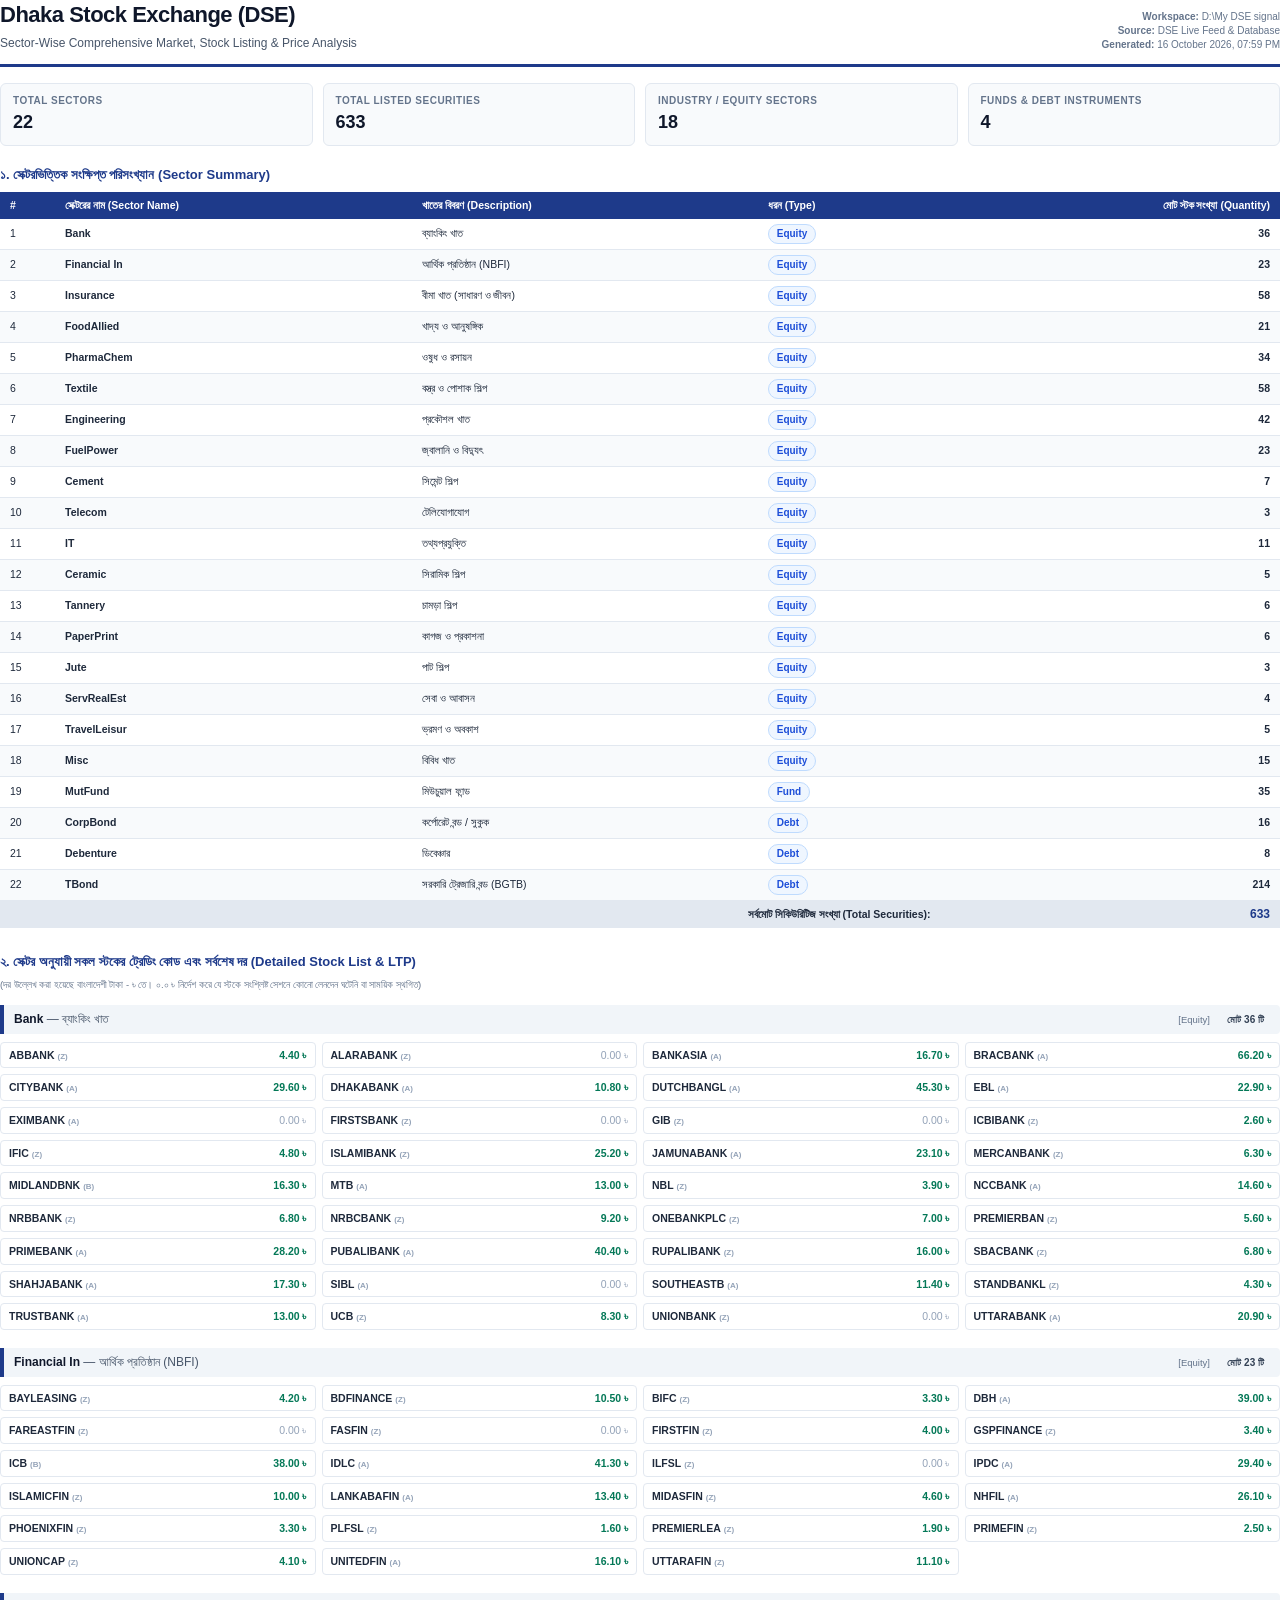
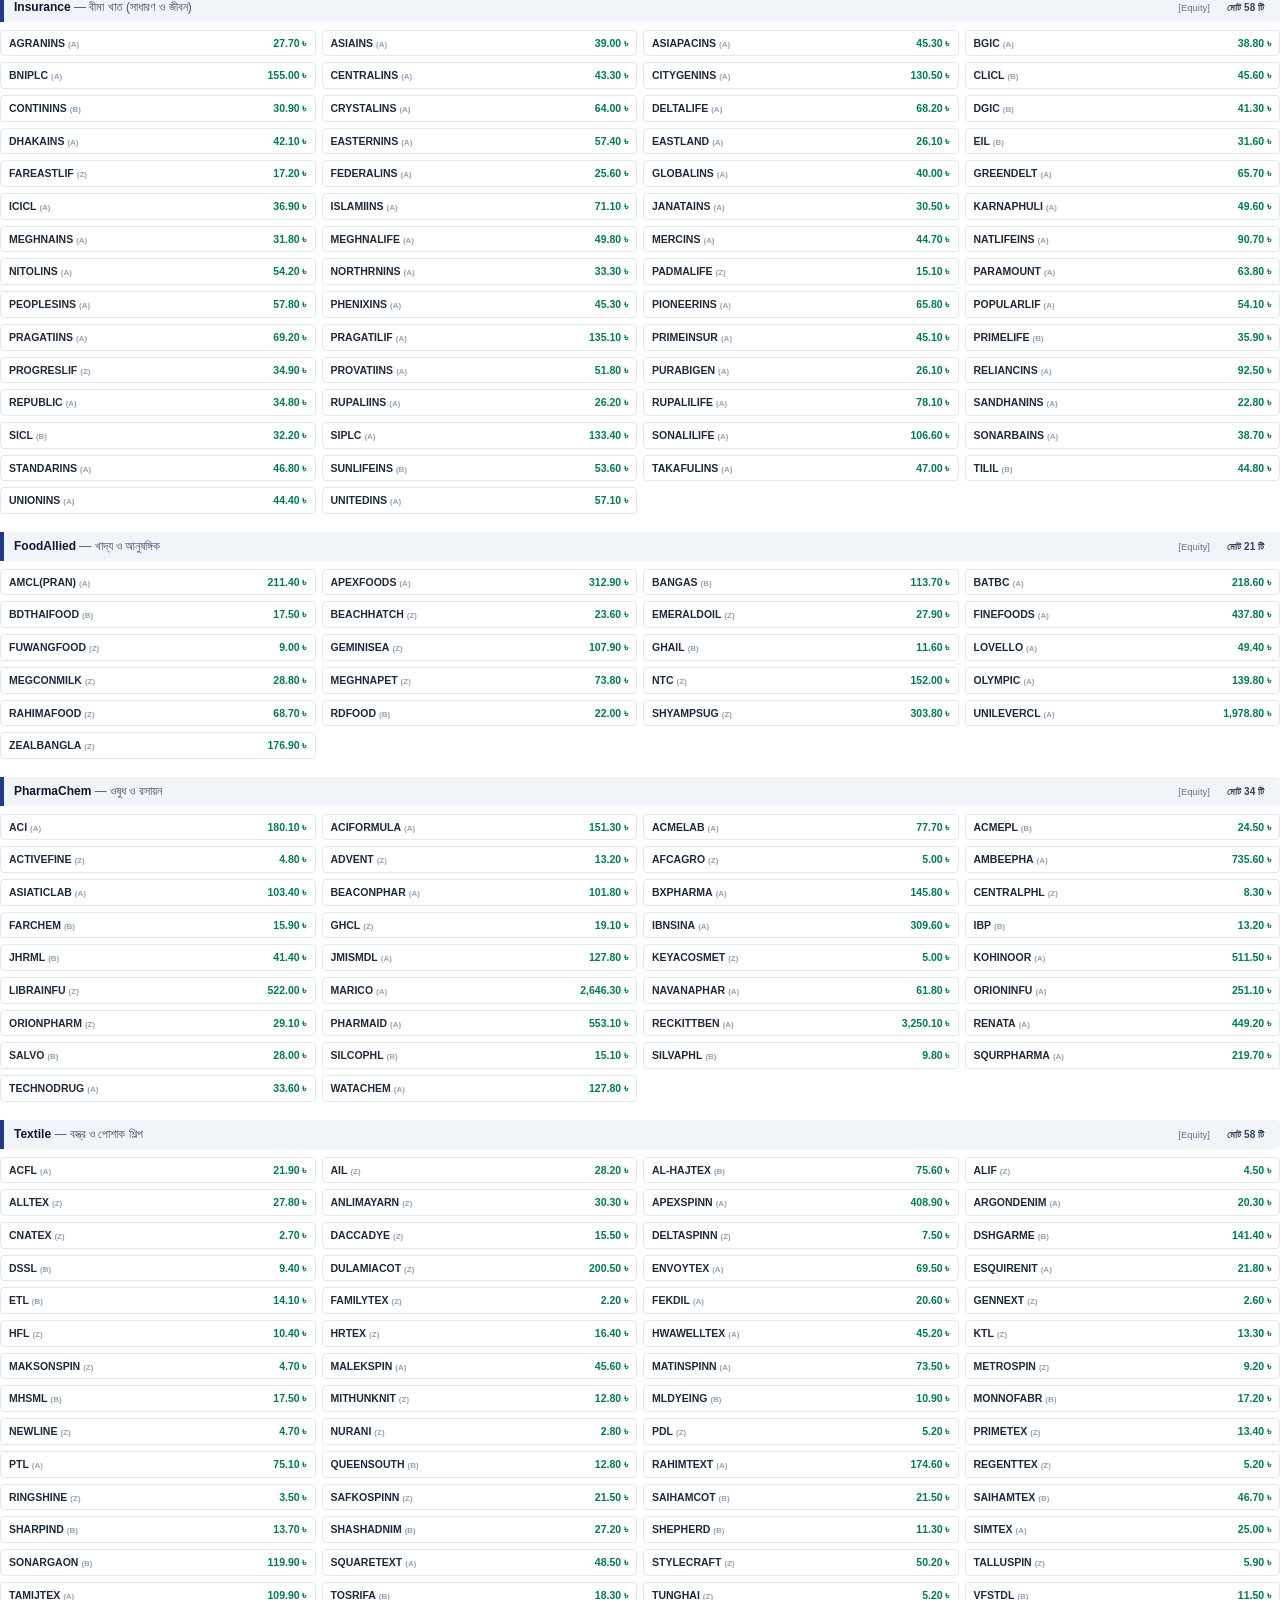
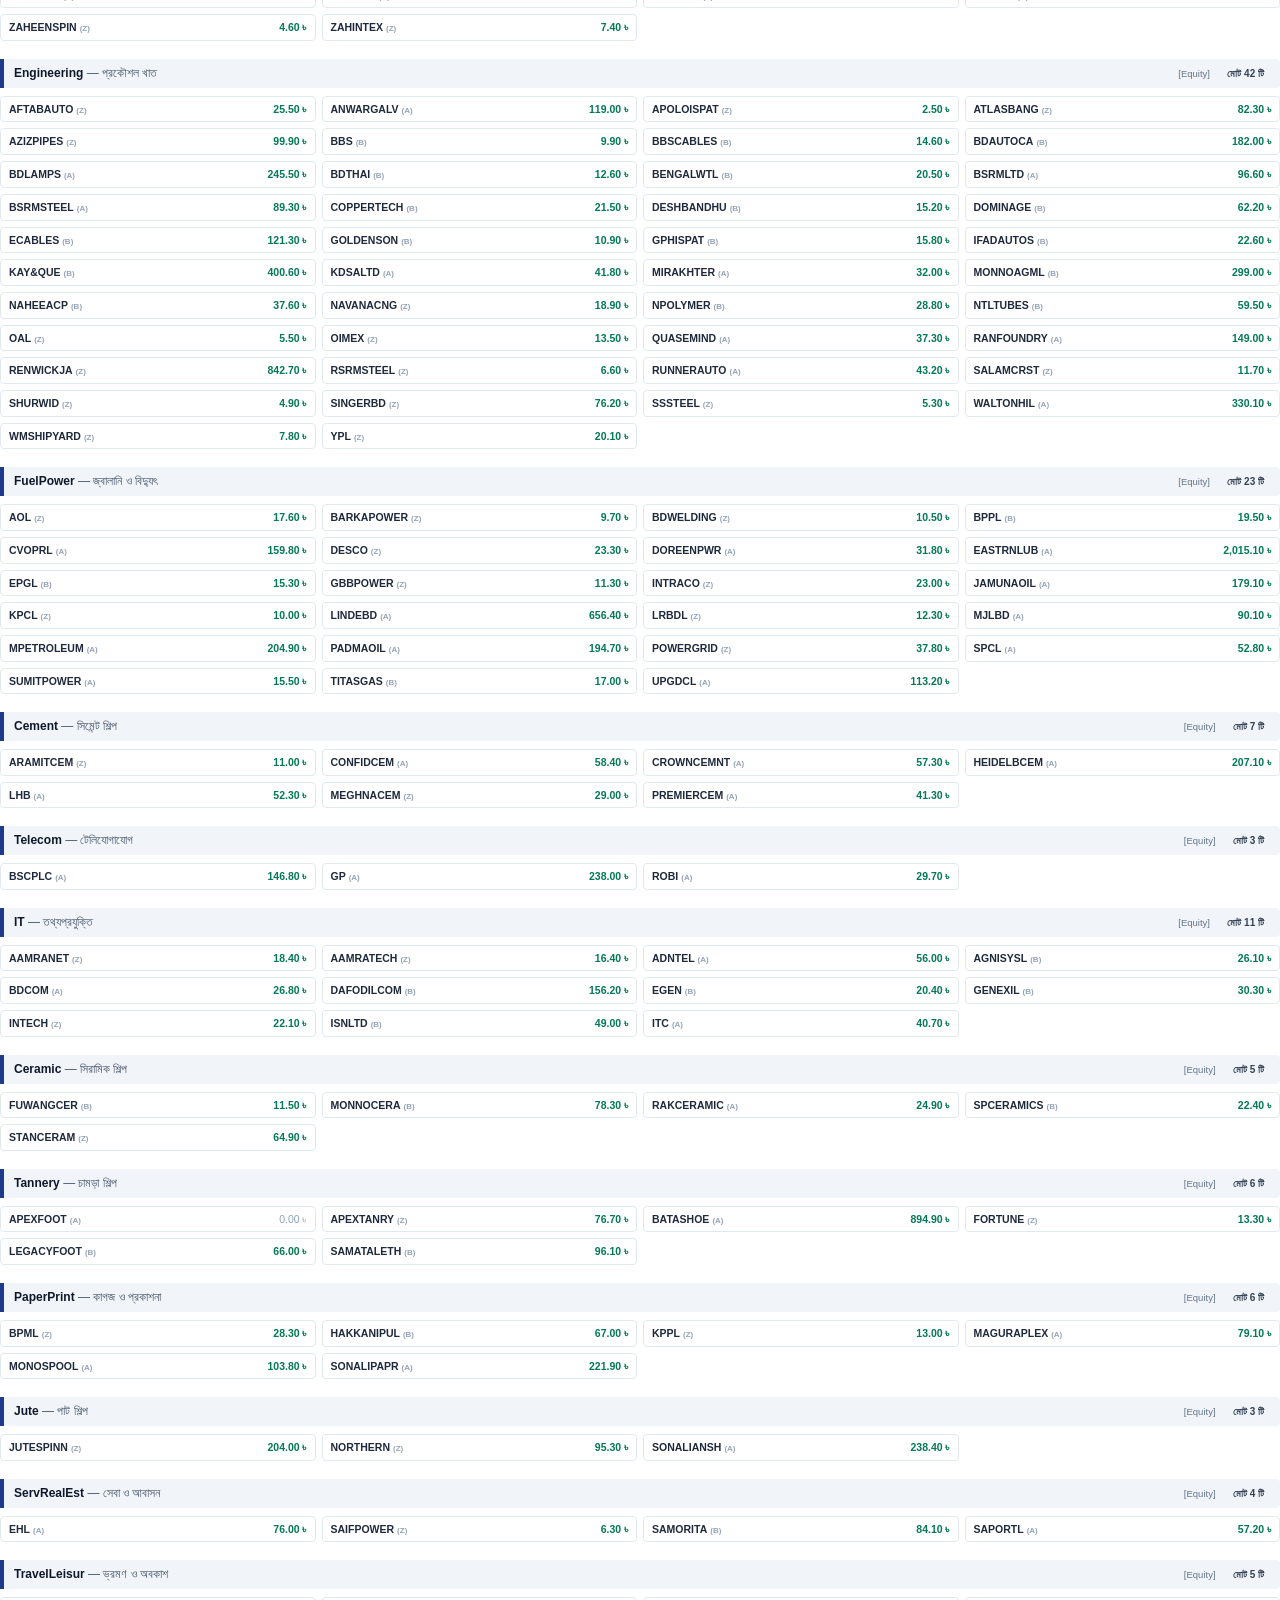
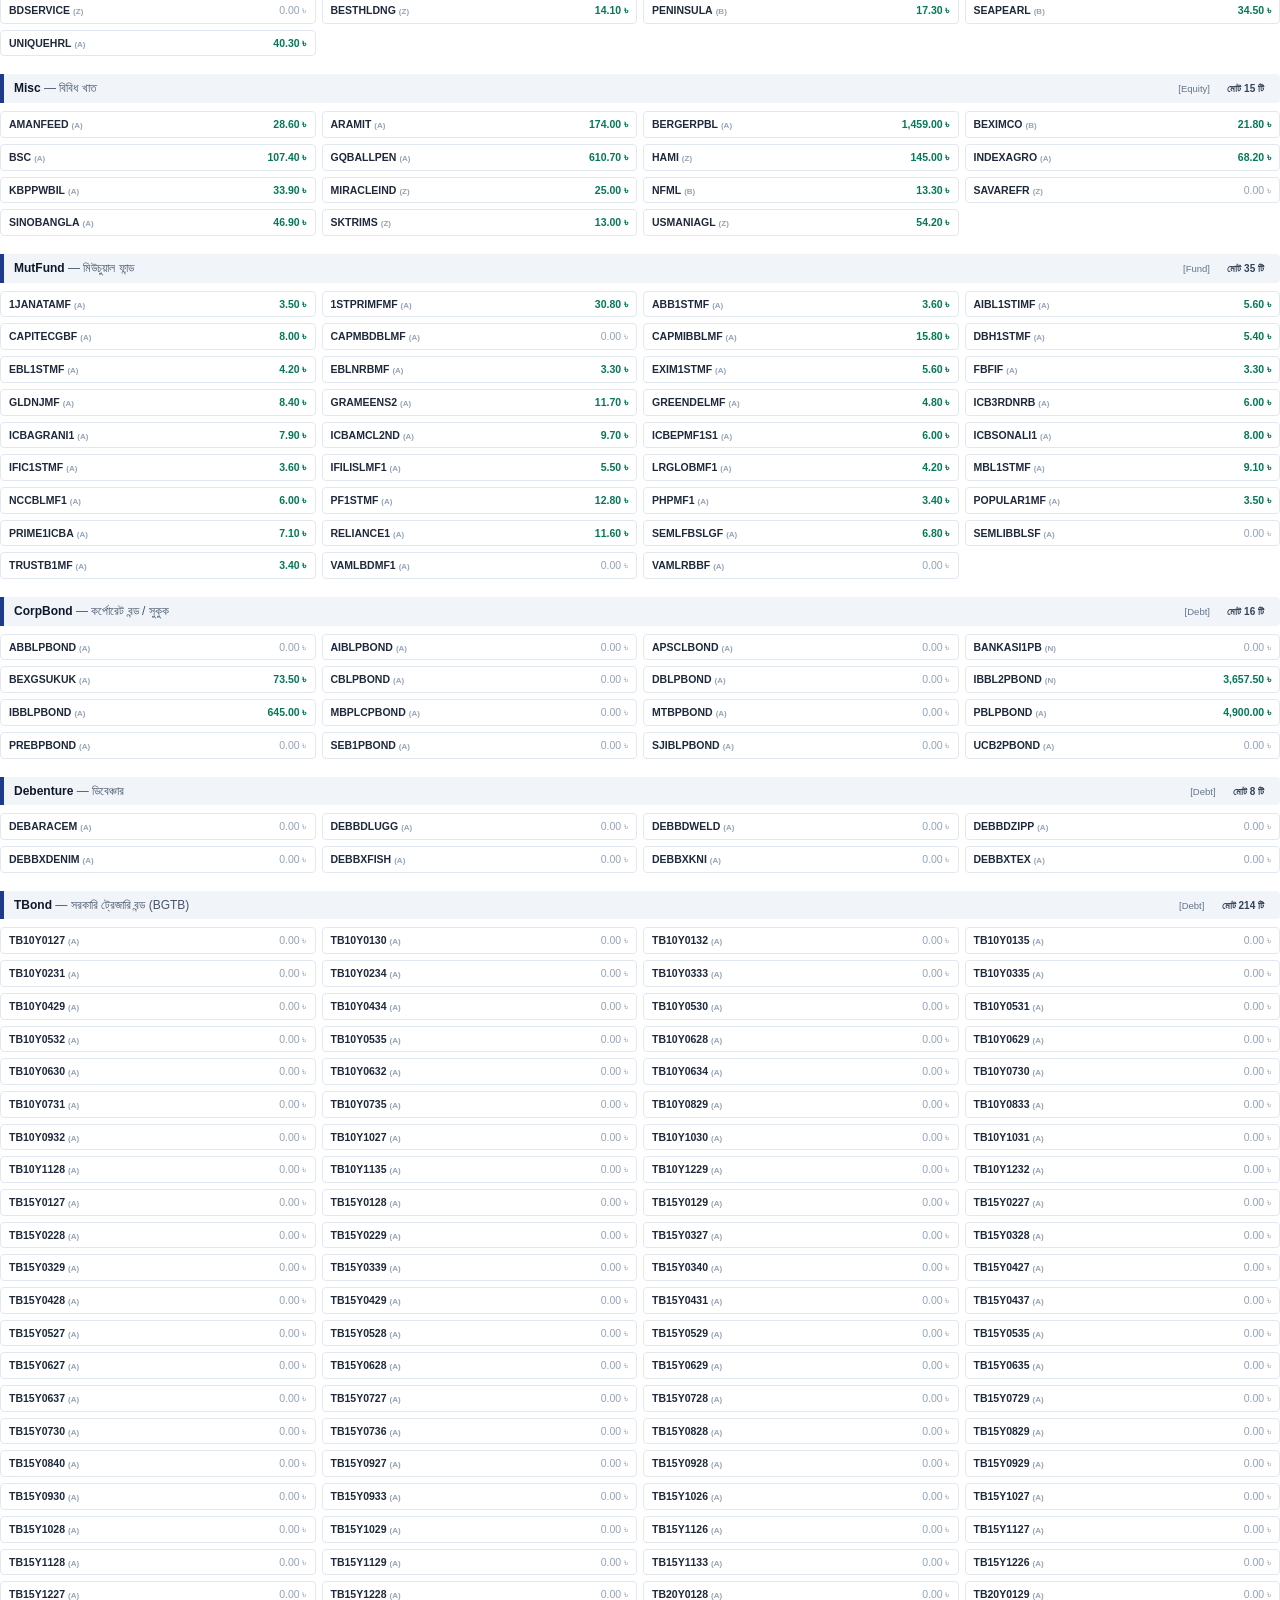
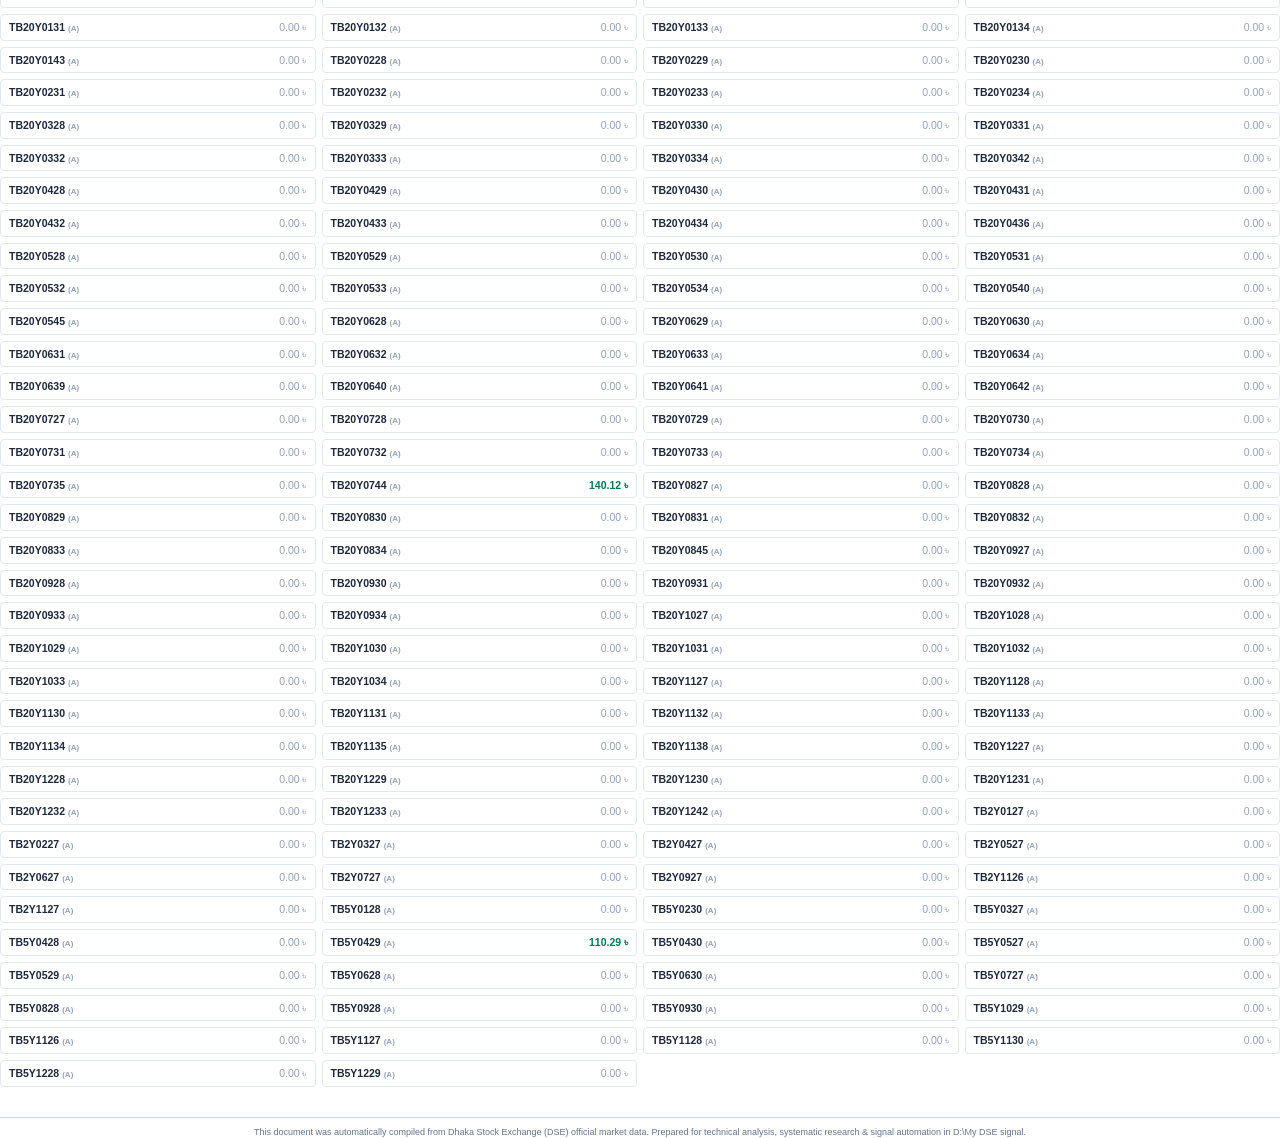
<file: report/dse_sector_report.html>
<!DOCTYPE html>
<html lang="bn">
<head>
<meta charset="UTF-8">
<title>DSE Sector-Wise Stock Analysis & Price Report</title>
<style>
  @page {
    size: A4 portrait;
    margin: 10mm 12mm 12mm 12mm;
    @bottom-right {
      content: counter(page);
    }
  }
  body {
    font-family: -apple-system, BlinkMacSystemFont, "Segoe UI", Roboto, "Helvetica Neue", Arial, "Kalpurush", sans-serif;
    color: #1e293b;
    background: #fff;
    margin: 0;
    padding: 0;
    font-size: 11px;
    line-height: 1.4;
  }
  .header {
    border-bottom: 3px solid #1e3a8a;
    padding-bottom: 12px;
    margin-bottom: 16px;
    display: flex;
    justify-content: space-between;
    align-items: flex-end;
  }
  .header-left h1 {
    font-size: 22px;
    margin: 0 0 4px 0;
    color: #0f172a;
    letter-spacing: -0.5px;
  }
  .header-left p {
    margin: 0;
    color: #475569;
    font-size: 12px;
    font-weight: 500;
  }
  .header-right {
    text-align: right;
    font-size: 10px;
    color: #64748b;
  }
  .badge {
    display: inline-block;
    padding: 2px 8px;
    border-radius: 12px;
    font-size: 10px;
    font-weight: 600;
  }
  .badge-primary { background: #eff6ff; color: #1d4ed8; border: 1px solid #bfdbfe; }
  .badge-count { background: #f1f5f9; color: #334155; font-size: 10px; padding: 2px 6px; border-radius: 4px; }
  
  .stats-grid {
    display: grid;
    grid-template-columns: repeat(4, 1fr);
    gap: 10px;
    margin-bottom: 20px;
  }
  .stat-card {
    background: #f8fafc;
    border: 1px solid #e2e8f0;
    border-radius: 6px;
    padding: 10px 12px;
  }
  .stat-card .label {
    font-size: 10px;
    text-transform: uppercase;
    color: #64748b;
    font-weight: 600;
    letter-spacing: 0.5px;
  }
  .stat-card .val {
    font-size: 18px;
    font-weight: 700;
    color: #0f172a;
    margin-top: 2px;
  }
  
  .summary-table {
    width: 100%;
    border-collapse: collapse;
    margin-bottom: 25px;
    font-size: 10.5px;
  }
  .summary-table th {
    background: #1e3a8a;
    color: #fff;
    text-align: left;
    padding: 6px 10px;
    font-weight: 600;
  }
  .summary-table td {
    padding: 5px 10px;
    border-bottom: 1px solid #e2e8f0;
  }
  .summary-table tr:nth-child(even) td {
    background: #f8fafc;
  }

  .sector-section {
    margin-bottom: 18px;
    page-break-inside: avoid;
  }
  .sector-header {
    background: #f1f5f9;
    border-left: 4px solid #1e3a8a;
    padding: 6px 10px;
    font-size: 12px;
    font-weight: 700;
    color: #0f172a;
    display: flex;
    justify-content: space-between;
    align-items: center;
    margin-bottom: 8px;
    border-radius: 0 4px 4px 0;
  }
  .sector-header span.sec-type {
    font-size: 9.5px;
    color: #64748b;
    font-weight: normal;
  }

  .stock-grid {
    display: grid;
    grid-template-columns: repeat(4, 1fr);
    gap: 6px;
  }
  .stock-item {
    border: 1px solid #e2e8f0;
    border-radius: 4px;
    padding: 5px 8px;
    background: #fff;
    display: flex;
    justify-content: space-between;
    align-items: center;
  }
  .stock-item .sym {
    font-weight: 700;
    font-size: 10.5px;
    color: #1e293b;
  }
  .stock-item .sym-cat {
    font-size: 8px;
    color: #94a3b8;
    margin-left: 3px;
  }
  .stock-item .price {
    font-weight: 600;
    font-size: 10.5px;
    color: #047857;
  }
  .stock-item .price.zero {
    color: #94a3b8;
    font-weight: normal;
  }

  .page-break {
    page-break-before: always;
  }
  
  .footer-note {
    margin-top: 30px;
    border-top: 1px solid #cbd5e1;
    padding-top: 8px;
    font-size: 9px;
    color: #64748b;
    text-align: center;
  }
</style>
</head>
<body>

<div class="header">
  <div class="header-left">
    <h1>Dhaka Stock Exchange (DSE)</h1>
    <p>Sector-Wise Comprehensive Market, Stock Listing & Price Analysis</p>
  </div>
  <div class="header-right">
    <div><strong>Workspace:</strong> D:\My DSE signal</div>
    <div><strong>Source:</strong> DSE Live Feed & Database</div>
    <div><strong>Generated:</strong> 16 October 2026, 07:59 PM</div>
  </div>
</div>

<div class="stats-grid">
  <div class="stat-card">
    <div class="label">Total Sectors</div>
    <div class="val">22</div>
  </div>
  <div class="stat-card">
    <div class="label">Total Listed Securities</div>
    <div class="val">633</div>
  </div>
  <div class="stat-card">
    <div class="label">Industry / Equity Sectors</div>
    <div class="val">18</div>
  </div>
  <div class="stat-card">
    <div class="label">Funds & Debt Instruments</div>
    <div class="val">4</div>
  </div>
</div>

<h3 style="font-size: 13px; margin: 15px 0 8px 0; color: #1e3a8a;">১. সেক্টরভিত্তিক সংক্ষিপ্ত পরিসংখ্যান (Sector Summary)</h3>
<table class="summary-table">
  <thead>
    <tr>
      <th style="width: 35px;">#</th>
      <th>সেক্টরের নাম (Sector Name)</th>
      <th>খাতের বিবরণ (Description)</th>
      <th>ধরন (Type)</th>
      <th style="text-align: right;">মোট স্টক সংখ্যা (Quantity)</th>
    </tr>
  </thead>
  <tbody>

    <tr>
      <td>1</td>
      <td><strong>Bank</strong></td>
      <td>ব্যাংকিং খাত</td>
      <td><span class="badge badge-primary">Equity</span></td>
      <td style="text-align: right; font-weight: bold;">36</td>
    </tr>
    <tr>
      <td>2</td>
      <td><strong>Financial In</strong></td>
      <td>আর্থিক প্রতিষ্ঠান (NBFI)</td>
      <td><span class="badge badge-primary">Equity</span></td>
      <td style="text-align: right; font-weight: bold;">23</td>
    </tr>
    <tr>
      <td>3</td>
      <td><strong>Insurance</strong></td>
      <td>বীমা খাত (সাধারণ ও জীবন)</td>
      <td><span class="badge badge-primary">Equity</span></td>
      <td style="text-align: right; font-weight: bold;">58</td>
    </tr>
    <tr>
      <td>4</td>
      <td><strong>FoodAllied</strong></td>
      <td>খাদ্য ও আনুষঙ্গিক</td>
      <td><span class="badge badge-primary">Equity</span></td>
      <td style="text-align: right; font-weight: bold;">21</td>
    </tr>
    <tr>
      <td>5</td>
      <td><strong>PharmaChem</strong></td>
      <td>ওষুধ ও রসায়ন</td>
      <td><span class="badge badge-primary">Equity</span></td>
      <td style="text-align: right; font-weight: bold;">34</td>
    </tr>
    <tr>
      <td>6</td>
      <td><strong>Textile</strong></td>
      <td>বস্ত্র ও পোশাক শিল্প</td>
      <td><span class="badge badge-primary">Equity</span></td>
      <td style="text-align: right; font-weight: bold;">58</td>
    </tr>
    <tr>
      <td>7</td>
      <td><strong>Engineering</strong></td>
      <td>প্রকৌশল খাত</td>
      <td><span class="badge badge-primary">Equity</span></td>
      <td style="text-align: right; font-weight: bold;">42</td>
    </tr>
    <tr>
      <td>8</td>
      <td><strong>FuelPower</strong></td>
      <td>জ্বালানি ও বিদ্যুৎ</td>
      <td><span class="badge badge-primary">Equity</span></td>
      <td style="text-align: right; font-weight: bold;">23</td>
    </tr>
    <tr>
      <td>9</td>
      <td><strong>Cement</strong></td>
      <td>সিমেন্ট শিল্প</td>
      <td><span class="badge badge-primary">Equity</span></td>
      <td style="text-align: right; font-weight: bold;">7</td>
    </tr>
    <tr>
      <td>10</td>
      <td><strong>Telecom</strong></td>
      <td>টেলিযোগাযোগ</td>
      <td><span class="badge badge-primary">Equity</span></td>
      <td style="text-align: right; font-weight: bold;">3</td>
    </tr>
    <tr>
      <td>11</td>
      <td><strong>IT</strong></td>
      <td>তথ্যপ্রযুক্তি</td>
      <td><span class="badge badge-primary">Equity</span></td>
      <td style="text-align: right; font-weight: bold;">11</td>
    </tr>
    <tr>
      <td>12</td>
      <td><strong>Ceramic</strong></td>
      <td>সিরামিক শিল্প</td>
      <td><span class="badge badge-primary">Equity</span></td>
      <td style="text-align: right; font-weight: bold;">5</td>
    </tr>
    <tr>
      <td>13</td>
      <td><strong>Tannery</strong></td>
      <td>চামড়া শিল্প</td>
      <td><span class="badge badge-primary">Equity</span></td>
      <td style="text-align: right; font-weight: bold;">6</td>
    </tr>
    <tr>
      <td>14</td>
      <td><strong>PaperPrint</strong></td>
      <td>কাগজ ও প্রকাশনা</td>
      <td><span class="badge badge-primary">Equity</span></td>
      <td style="text-align: right; font-weight: bold;">6</td>
    </tr>
    <tr>
      <td>15</td>
      <td><strong>Jute</strong></td>
      <td>পাট শিল্প</td>
      <td><span class="badge badge-primary">Equity</span></td>
      <td style="text-align: right; font-weight: bold;">3</td>
    </tr>
    <tr>
      <td>16</td>
      <td><strong>ServRealEst</strong></td>
      <td>সেবা ও আবাসন</td>
      <td><span class="badge badge-primary">Equity</span></td>
      <td style="text-align: right; font-weight: bold;">4</td>
    </tr>
    <tr>
      <td>17</td>
      <td><strong>TravelLeisur</strong></td>
      <td>ভ্রমণ ও অবকাশ</td>
      <td><span class="badge badge-primary">Equity</span></td>
      <td style="text-align: right; font-weight: bold;">5</td>
    </tr>
    <tr>
      <td>18</td>
      <td><strong>Misc</strong></td>
      <td>বিবিধ খাত</td>
      <td><span class="badge badge-primary">Equity</span></td>
      <td style="text-align: right; font-weight: bold;">15</td>
    </tr>
    <tr>
      <td>19</td>
      <td><strong>MutFund</strong></td>
      <td>মিউচুয়াল ফান্ড</td>
      <td><span class="badge badge-primary">Fund</span></td>
      <td style="text-align: right; font-weight: bold;">35</td>
    </tr>
    <tr>
      <td>20</td>
      <td><strong>CorpBond</strong></td>
      <td>কর্পোরেট বন্ড / সুকুক</td>
      <td><span class="badge badge-primary">Debt</span></td>
      <td style="text-align: right; font-weight: bold;">16</td>
    </tr>
    <tr>
      <td>21</td>
      <td><strong>Debenture</strong></td>
      <td>ডিবেঞ্চার</td>
      <td><span class="badge badge-primary">Debt</span></td>
      <td style="text-align: right; font-weight: bold;">8</td>
    </tr>
    <tr>
      <td>22</td>
      <td><strong>TBond</strong></td>
      <td>সরকারি ট্রেজারি বন্ড (BGTB)</td>
      <td><span class="badge badge-primary">Debt</span></td>
      <td style="text-align: right; font-weight: bold;">214</td>
    </tr>
    <tr style="background: #e2e8f0; font-weight: bold;">
      <td colspan="4" style="text-align: right;">সর্বমোট সিকিউরিটিজ সংখ্যা (Total Securities):</td>
      <td style="text-align: right; font-size: 12px; color: #1e3a8a;">633</td>
    </tr>
  </tbody>
</table>

<div class="page-break"></div>

<h3 style="font-size: 13px; margin: 0 0 12px 0; color: #1e3a8a;">২. সেক্টর অনুযায়ী সকল স্টকের ট্রেডিং কোড এবং সর্বশেষ দর (Detailed Stock List & LTP)</h3>
<p style="font-size: 9.5px; color: #64748b; margin-top: -6px; margin-bottom: 14px;">(দর উল্লেখ করা হয়েছে বাংলাদেশী টাকা - ৳ তে। ০.০ ৳ নির্দেশ করে যে স্টকে সংশ্লিষ্ট সেশনে কোনো লেনদেন ঘটেনি বা সাময়িক স্থগিত)</p>

<div class="sector-section">
  <div class="sector-header">
    <div>
      <span>Bank</span> 
      <span style="font-weight: normal; color: #475569;">— ব্যাংকিং খাত</span>
    </div>
    <div>
      <span class="sec-type" style="margin-right: 8px;">[Equity]</span>
      <span class="badge-count">মোট 36 টি</span>
    </div>
  </div>
  <div class="stock-grid">
    <div class="stock-item">
      <span class="sym">ABBANK<span class="sym-cat">(Z)</span></span>
      <span class="price">4.40 ৳</span>
    </div>
    <div class="stock-item">
      <span class="sym">ALARABANK<span class="sym-cat">(Z)</span></span>
      <span class="price zero">0.00 ৳</span>
    </div>
    <div class="stock-item">
      <span class="sym">BANKASIA<span class="sym-cat">(A)</span></span>
      <span class="price">16.70 ৳</span>
    </div>
    <div class="stock-item">
      <span class="sym">BRACBANK<span class="sym-cat">(A)</span></span>
      <span class="price">66.20 ৳</span>
    </div>
    <div class="stock-item">
      <span class="sym">CITYBANK<span class="sym-cat">(A)</span></span>
      <span class="price">29.60 ৳</span>
    </div>
    <div class="stock-item">
      <span class="sym">DHAKABANK<span class="sym-cat">(A)</span></span>
      <span class="price">10.80 ৳</span>
    </div>
    <div class="stock-item">
      <span class="sym">DUTCHBANGL<span class="sym-cat">(A)</span></span>
      <span class="price">45.30 ৳</span>
    </div>
    <div class="stock-item">
      <span class="sym">EBL<span class="sym-cat">(A)</span></span>
      <span class="price">22.90 ৳</span>
    </div>
    <div class="stock-item">
      <span class="sym">EXIMBANK<span class="sym-cat">(A)</span></span>
      <span class="price zero">0.00 ৳</span>
    </div>
    <div class="stock-item">
      <span class="sym">FIRSTSBANK<span class="sym-cat">(Z)</span></span>
      <span class="price zero">0.00 ৳</span>
    </div>
    <div class="stock-item">
      <span class="sym">GIB<span class="sym-cat">(Z)</span></span>
      <span class="price zero">0.00 ৳</span>
    </div>
    <div class="stock-item">
      <span class="sym">ICBIBANK<span class="sym-cat">(Z)</span></span>
      <span class="price">2.60 ৳</span>
    </div>
    <div class="stock-item">
      <span class="sym">IFIC<span class="sym-cat">(Z)</span></span>
      <span class="price">4.80 ৳</span>
    </div>
    <div class="stock-item">
      <span class="sym">ISLAMIBANK<span class="sym-cat">(Z)</span></span>
      <span class="price">25.20 ৳</span>
    </div>
    <div class="stock-item">
      <span class="sym">JAMUNABANK<span class="sym-cat">(A)</span></span>
      <span class="price">23.10 ৳</span>
    </div>
    <div class="stock-item">
      <span class="sym">MERCANBANK<span class="sym-cat">(Z)</span></span>
      <span class="price">6.30 ৳</span>
    </div>
    <div class="stock-item">
      <span class="sym">MIDLANDBNK<span class="sym-cat">(B)</span></span>
      <span class="price">16.30 ৳</span>
    </div>
    <div class="stock-item">
      <span class="sym">MTB<span class="sym-cat">(A)</span></span>
      <span class="price">13.00 ৳</span>
    </div>
    <div class="stock-item">
      <span class="sym">NBL<span class="sym-cat">(Z)</span></span>
      <span class="price">3.90 ৳</span>
    </div>
    <div class="stock-item">
      <span class="sym">NCCBANK<span class="sym-cat">(A)</span></span>
      <span class="price">14.60 ৳</span>
    </div>
    <div class="stock-item">
      <span class="sym">NRBBANK<span class="sym-cat">(Z)</span></span>
      <span class="price">6.80 ৳</span>
    </div>
    <div class="stock-item">
      <span class="sym">NRBCBANK<span class="sym-cat">(Z)</span></span>
      <span class="price">9.20 ৳</span>
    </div>
    <div class="stock-item">
      <span class="sym">ONEBANKPLC<span class="sym-cat">(Z)</span></span>
      <span class="price">7.00 ৳</span>
    </div>
    <div class="stock-item">
      <span class="sym">PREMIERBAN<span class="sym-cat">(Z)</span></span>
      <span class="price">5.60 ৳</span>
    </div>
    <div class="stock-item">
      <span class="sym">PRIMEBANK<span class="sym-cat">(A)</span></span>
      <span class="price">28.20 ৳</span>
    </div>
    <div class="stock-item">
      <span class="sym">PUBALIBANK<span class="sym-cat">(A)</span></span>
      <span class="price">40.40 ৳</span>
    </div>
    <div class="stock-item">
      <span class="sym">RUPALIBANK<span class="sym-cat">(Z)</span></span>
      <span class="price">16.00 ৳</span>
    </div>
    <div class="stock-item">
      <span class="sym">SBACBANK<span class="sym-cat">(Z)</span></span>
      <span class="price">6.80 ৳</span>
    </div>
    <div class="stock-item">
      <span class="sym">SHAHJABANK<span class="sym-cat">(A)</span></span>
      <span class="price">17.30 ৳</span>
    </div>
    <div class="stock-item">
      <span class="sym">SIBL<span class="sym-cat">(A)</span></span>
      <span class="price zero">0.00 ৳</span>
    </div>
    <div class="stock-item">
      <span class="sym">SOUTHEASTB<span class="sym-cat">(A)</span></span>
      <span class="price">11.40 ৳</span>
    </div>
    <div class="stock-item">
      <span class="sym">STANDBANKL<span class="sym-cat">(Z)</span></span>
      <span class="price">4.30 ৳</span>
    </div>
    <div class="stock-item">
      <span class="sym">TRUSTBANK<span class="sym-cat">(A)</span></span>
      <span class="price">13.00 ৳</span>
    </div>
    <div class="stock-item">
      <span class="sym">UCB<span class="sym-cat">(Z)</span></span>
      <span class="price">8.30 ৳</span>
    </div>
    <div class="stock-item">
      <span class="sym">UNIONBANK<span class="sym-cat">(Z)</span></span>
      <span class="price zero">0.00 ৳</span>
    </div>
    <div class="stock-item">
      <span class="sym">UTTARABANK<span class="sym-cat">(A)</span></span>
      <span class="price">20.90 ৳</span>
    </div>
  </div>
</div>

<div class="sector-section">
  <div class="sector-header">
    <div>
      <span>Financial In</span> 
      <span style="font-weight: normal; color: #475569;">— আর্থিক প্রতিষ্ঠান (NBFI)</span>
    </div>
    <div>
      <span class="sec-type" style="margin-right: 8px;">[Equity]</span>
      <span class="badge-count">মোট 23 টি</span>
    </div>
  </div>
  <div class="stock-grid">
    <div class="stock-item">
      <span class="sym">BAYLEASING<span class="sym-cat">(Z)</span></span>
      <span class="price">4.20 ৳</span>
    </div>
    <div class="stock-item">
      <span class="sym">BDFINANCE<span class="sym-cat">(Z)</span></span>
      <span class="price">10.50 ৳</span>
    </div>
    <div class="stock-item">
      <span class="sym">BIFC<span class="sym-cat">(Z)</span></span>
      <span class="price">3.30 ৳</span>
    </div>
    <div class="stock-item">
      <span class="sym">DBH<span class="sym-cat">(A)</span></span>
      <span class="price">39.00 ৳</span>
    </div>
    <div class="stock-item">
      <span class="sym">FAREASTFIN<span class="sym-cat">(Z)</span></span>
      <span class="price zero">0.00 ৳</span>
    </div>
    <div class="stock-item">
      <span class="sym">FASFIN<span class="sym-cat">(Z)</span></span>
      <span class="price zero">0.00 ৳</span>
    </div>
    <div class="stock-item">
      <span class="sym">FIRSTFIN<span class="sym-cat">(Z)</span></span>
      <span class="price">4.00 ৳</span>
    </div>
    <div class="stock-item">
      <span class="sym">GSPFINANCE<span class="sym-cat">(Z)</span></span>
      <span class="price">3.40 ৳</span>
    </div>
    <div class="stock-item">
      <span class="sym">ICB<span class="sym-cat">(B)</span></span>
      <span class="price">38.00 ৳</span>
    </div>
    <div class="stock-item">
      <span class="sym">IDLC<span class="sym-cat">(A)</span></span>
      <span class="price">41.30 ৳</span>
    </div>
    <div class="stock-item">
      <span class="sym">ILFSL<span class="sym-cat">(Z)</span></span>
      <span class="price zero">0.00 ৳</span>
    </div>
    <div class="stock-item">
      <span class="sym">IPDC<span class="sym-cat">(A)</span></span>
      <span class="price">29.40 ৳</span>
    </div>
    <div class="stock-item">
      <span class="sym">ISLAMICFIN<span class="sym-cat">(Z)</span></span>
      <span class="price">10.00 ৳</span>
    </div>
    <div class="stock-item">
      <span class="sym">LANKABAFIN<span class="sym-cat">(A)</span></span>
      <span class="price">13.40 ৳</span>
    </div>
    <div class="stock-item">
      <span class="sym">MIDASFIN<span class="sym-cat">(Z)</span></span>
      <span class="price">4.60 ৳</span>
    </div>
    <div class="stock-item">
      <span class="sym">NHFIL<span class="sym-cat">(A)</span></span>
      <span class="price">26.10 ৳</span>
    </div>
    <div class="stock-item">
      <span class="sym">PHOENIXFIN<span class="sym-cat">(Z)</span></span>
      <span class="price">3.30 ৳</span>
    </div>
    <div class="stock-item">
      <span class="sym">PLFSL<span class="sym-cat">(Z)</span></span>
      <span class="price">1.60 ৳</span>
    </div>
    <div class="stock-item">
      <span class="sym">PREMIERLEA<span class="sym-cat">(Z)</span></span>
      <span class="price">1.90 ৳</span>
    </div>
    <div class="stock-item">
      <span class="sym">PRIMEFIN<span class="sym-cat">(Z)</span></span>
      <span class="price">2.50 ৳</span>
    </div>
    <div class="stock-item">
      <span class="sym">UNIONCAP<span class="sym-cat">(Z)</span></span>
      <span class="price">4.10 ৳</span>
    </div>
    <div class="stock-item">
      <span class="sym">UNITEDFIN<span class="sym-cat">(A)</span></span>
      <span class="price">16.10 ৳</span>
    </div>
    <div class="stock-item">
      <span class="sym">UTTARAFIN<span class="sym-cat">(Z)</span></span>
      <span class="price">11.10 ৳</span>
    </div>
  </div>
</div>

<div class="sector-section">
  <div class="sector-header">
    <div>
      <span>Insurance</span> 
      <span style="font-weight: normal; color: #475569;">— বীমা খাত (সাধারণ ও জীবন)</span>
    </div>
    <div>
      <span class="sec-type" style="margin-right: 8px;">[Equity]</span>
      <span class="badge-count">মোট 58 টি</span>
    </div>
  </div>
  <div class="stock-grid">
    <div class="stock-item">
      <span class="sym">AGRANINS<span class="sym-cat">(A)</span></span>
      <span class="price">27.70 ৳</span>
    </div>
    <div class="stock-item">
      <span class="sym">ASIAINS<span class="sym-cat">(A)</span></span>
      <span class="price">39.00 ৳</span>
    </div>
    <div class="stock-item">
      <span class="sym">ASIAPACINS<span class="sym-cat">(A)</span></span>
      <span class="price">45.30 ৳</span>
    </div>
    <div class="stock-item">
      <span class="sym">BGIC<span class="sym-cat">(A)</span></span>
      <span class="price">38.80 ৳</span>
    </div>
    <div class="stock-item">
      <span class="sym">BNIPLC<span class="sym-cat">(A)</span></span>
      <span class="price">155.00 ৳</span>
    </div>
    <div class="stock-item">
      <span class="sym">CENTRALINS<span class="sym-cat">(A)</span></span>
      <span class="price">43.30 ৳</span>
    </div>
    <div class="stock-item">
      <span class="sym">CITYGENINS<span class="sym-cat">(A)</span></span>
      <span class="price">130.50 ৳</span>
    </div>
    <div class="stock-item">
      <span class="sym">CLICL<span class="sym-cat">(B)</span></span>
      <span class="price">45.60 ৳</span>
    </div>
    <div class="stock-item">
      <span class="sym">CONTININS<span class="sym-cat">(B)</span></span>
      <span class="price">30.90 ৳</span>
    </div>
    <div class="stock-item">
      <span class="sym">CRYSTALINS<span class="sym-cat">(A)</span></span>
      <span class="price">64.00 ৳</span>
    </div>
    <div class="stock-item">
      <span class="sym">DELTALIFE<span class="sym-cat">(A)</span></span>
      <span class="price">68.20 ৳</span>
    </div>
    <div class="stock-item">
      <span class="sym">DGIC<span class="sym-cat">(B)</span></span>
      <span class="price">41.30 ৳</span>
    </div>
    <div class="stock-item">
      <span class="sym">DHAKAINS<span class="sym-cat">(A)</span></span>
      <span class="price">42.10 ৳</span>
    </div>
    <div class="stock-item">
      <span class="sym">EASTERNINS<span class="sym-cat">(A)</span></span>
      <span class="price">57.40 ৳</span>
    </div>
    <div class="stock-item">
      <span class="sym">EASTLAND<span class="sym-cat">(A)</span></span>
      <span class="price">26.10 ৳</span>
    </div>
    <div class="stock-item">
      <span class="sym">EIL<span class="sym-cat">(B)</span></span>
      <span class="price">31.60 ৳</span>
    </div>
    <div class="stock-item">
      <span class="sym">FAREASTLIF<span class="sym-cat">(Z)</span></span>
      <span class="price">17.20 ৳</span>
    </div>
    <div class="stock-item">
      <span class="sym">FEDERALINS<span class="sym-cat">(A)</span></span>
      <span class="price">25.60 ৳</span>
    </div>
    <div class="stock-item">
      <span class="sym">GLOBALINS<span class="sym-cat">(A)</span></span>
      <span class="price">40.00 ৳</span>
    </div>
    <div class="stock-item">
      <span class="sym">GREENDELT<span class="sym-cat">(A)</span></span>
      <span class="price">65.70 ৳</span>
    </div>
    <div class="stock-item">
      <span class="sym">ICICL<span class="sym-cat">(A)</span></span>
      <span class="price">36.90 ৳</span>
    </div>
    <div class="stock-item">
      <span class="sym">ISLAMIINS<span class="sym-cat">(A)</span></span>
      <span class="price">71.10 ৳</span>
    </div>
    <div class="stock-item">
      <span class="sym">JANATAINS<span class="sym-cat">(A)</span></span>
      <span class="price">30.50 ৳</span>
    </div>
    <div class="stock-item">
      <span class="sym">KARNAPHULI<span class="sym-cat">(A)</span></span>
      <span class="price">49.60 ৳</span>
    </div>
    <div class="stock-item">
      <span class="sym">MEGHNAINS<span class="sym-cat">(A)</span></span>
      <span class="price">31.80 ৳</span>
    </div>
    <div class="stock-item">
      <span class="sym">MEGHNALIFE<span class="sym-cat">(A)</span></span>
      <span class="price">49.80 ৳</span>
    </div>
    <div class="stock-item">
      <span class="sym">MERCINS<span class="sym-cat">(A)</span></span>
      <span class="price">44.70 ৳</span>
    </div>
    <div class="stock-item">
      <span class="sym">NATLIFEINS<span class="sym-cat">(A)</span></span>
      <span class="price">90.70 ৳</span>
    </div>
    <div class="stock-item">
      <span class="sym">NITOLINS<span class="sym-cat">(A)</span></span>
      <span class="price">54.20 ৳</span>
    </div>
    <div class="stock-item">
      <span class="sym">NORTHRNINS<span class="sym-cat">(A)</span></span>
      <span class="price">33.30 ৳</span>
    </div>
    <div class="stock-item">
      <span class="sym">PADMALIFE<span class="sym-cat">(Z)</span></span>
      <span class="price">15.10 ৳</span>
    </div>
    <div class="stock-item">
      <span class="sym">PARAMOUNT<span class="sym-cat">(A)</span></span>
      <span class="price">63.80 ৳</span>
    </div>
    <div class="stock-item">
      <span class="sym">PEOPLESINS<span class="sym-cat">(A)</span></span>
      <span class="price">57.80 ৳</span>
    </div>
    <div class="stock-item">
      <span class="sym">PHENIXINS<span class="sym-cat">(A)</span></span>
      <span class="price">45.30 ৳</span>
    </div>
    <div class="stock-item">
      <span class="sym">PIONEERINS<span class="sym-cat">(A)</span></span>
      <span class="price">65.80 ৳</span>
    </div>
    <div class="stock-item">
      <span class="sym">POPULARLIF<span class="sym-cat">(A)</span></span>
      <span class="price">54.10 ৳</span>
    </div>
    <div class="stock-item">
      <span class="sym">PRAGATIINS<span class="sym-cat">(A)</span></span>
      <span class="price">69.20 ৳</span>
    </div>
    <div class="stock-item">
      <span class="sym">PRAGATILIF<span class="sym-cat">(A)</span></span>
      <span class="price">135.10 ৳</span>
    </div>
    <div class="stock-item">
      <span class="sym">PRIMEINSUR<span class="sym-cat">(A)</span></span>
      <span class="price">45.10 ৳</span>
    </div>
    <div class="stock-item">
      <span class="sym">PRIMELIFE<span class="sym-cat">(B)</span></span>
      <span class="price">35.90 ৳</span>
    </div>
    <div class="stock-item">
      <span class="sym">PROGRESLIF<span class="sym-cat">(Z)</span></span>
      <span class="price">34.90 ৳</span>
    </div>
    <div class="stock-item">
      <span class="sym">PROVATIINS<span class="sym-cat">(A)</span></span>
      <span class="price">51.80 ৳</span>
    </div>
    <div class="stock-item">
      <span class="sym">PURABIGEN<span class="sym-cat">(A)</span></span>
      <span class="price">26.10 ৳</span>
    </div>
    <div class="stock-item">
      <span class="sym">RELIANCINS<span class="sym-cat">(A)</span></span>
      <span class="price">92.50 ৳</span>
    </div>
    <div class="stock-item">
      <span class="sym">REPUBLIC<span class="sym-cat">(A)</span></span>
      <span class="price">34.80 ৳</span>
    </div>
    <div class="stock-item">
      <span class="sym">RUPALIINS<span class="sym-cat">(A)</span></span>
      <span class="price">26.20 ৳</span>
    </div>
    <div class="stock-item">
      <span class="sym">RUPALILIFE<span class="sym-cat">(A)</span></span>
      <span class="price">78.10 ৳</span>
    </div>
    <div class="stock-item">
      <span class="sym">SANDHANINS<span class="sym-cat">(A)</span></span>
      <span class="price">22.80 ৳</span>
    </div>
    <div class="stock-item">
      <span class="sym">SICL<span class="sym-cat">(B)</span></span>
      <span class="price">32.20 ৳</span>
    </div>
    <div class="stock-item">
      <span class="sym">SIPLC<span class="sym-cat">(A)</span></span>
      <span class="price">133.40 ৳</span>
    </div>
    <div class="stock-item">
      <span class="sym">SONALILIFE<span class="sym-cat">(A)</span></span>
      <span class="price">106.60 ৳</span>
    </div>
    <div class="stock-item">
      <span class="sym">SONARBAINS<span class="sym-cat">(A)</span></span>
      <span class="price">38.70 ৳</span>
    </div>
    <div class="stock-item">
      <span class="sym">STANDARINS<span class="sym-cat">(A)</span></span>
      <span class="price">46.80 ৳</span>
    </div>
    <div class="stock-item">
      <span class="sym">SUNLIFEINS<span class="sym-cat">(B)</span></span>
      <span class="price">53.60 ৳</span>
    </div>
    <div class="stock-item">
      <span class="sym">TAKAFULINS<span class="sym-cat">(A)</span></span>
      <span class="price">47.00 ৳</span>
    </div>
    <div class="stock-item">
      <span class="sym">TILIL<span class="sym-cat">(B)</span></span>
      <span class="price">44.80 ৳</span>
    </div>
    <div class="stock-item">
      <span class="sym">UNIONINS<span class="sym-cat">(A)</span></span>
      <span class="price">44.40 ৳</span>
    </div>
    <div class="stock-item">
      <span class="sym">UNITEDINS<span class="sym-cat">(A)</span></span>
      <span class="price">57.10 ৳</span>
    </div>
  </div>
</div>

<div class="sector-section">
  <div class="sector-header">
    <div>
      <span>FoodAllied</span> 
      <span style="font-weight: normal; color: #475569;">— খাদ্য ও আনুষঙ্গিক</span>
    </div>
    <div>
      <span class="sec-type" style="margin-right: 8px;">[Equity]</span>
      <span class="badge-count">মোট 21 টি</span>
    </div>
  </div>
  <div class="stock-grid">
    <div class="stock-item">
      <span class="sym">AMCL(PRAN)<span class="sym-cat">(A)</span></span>
      <span class="price">211.40 ৳</span>
    </div>
    <div class="stock-item">
      <span class="sym">APEXFOODS<span class="sym-cat">(A)</span></span>
      <span class="price">312.90 ৳</span>
    </div>
    <div class="stock-item">
      <span class="sym">BANGAS<span class="sym-cat">(B)</span></span>
      <span class="price">113.70 ৳</span>
    </div>
    <div class="stock-item">
      <span class="sym">BATBC<span class="sym-cat">(A)</span></span>
      <span class="price">218.60 ৳</span>
    </div>
    <div class="stock-item">
      <span class="sym">BDTHAIFOOD<span class="sym-cat">(B)</span></span>
      <span class="price">17.50 ৳</span>
    </div>
    <div class="stock-item">
      <span class="sym">BEACHHATCH<span class="sym-cat">(Z)</span></span>
      <span class="price">23.60 ৳</span>
    </div>
    <div class="stock-item">
      <span class="sym">EMERALDOIL<span class="sym-cat">(Z)</span></span>
      <span class="price">27.90 ৳</span>
    </div>
    <div class="stock-item">
      <span class="sym">FINEFOODS<span class="sym-cat">(A)</span></span>
      <span class="price">437.80 ৳</span>
    </div>
    <div class="stock-item">
      <span class="sym">FUWANGFOOD<span class="sym-cat">(Z)</span></span>
      <span class="price">9.00 ৳</span>
    </div>
    <div class="stock-item">
      <span class="sym">GEMINISEA<span class="sym-cat">(Z)</span></span>
      <span class="price">107.90 ৳</span>
    </div>
    <div class="stock-item">
      <span class="sym">GHAIL<span class="sym-cat">(B)</span></span>
      <span class="price">11.60 ৳</span>
    </div>
    <div class="stock-item">
      <span class="sym">LOVELLO<span class="sym-cat">(A)</span></span>
      <span class="price">49.40 ৳</span>
    </div>
    <div class="stock-item">
      <span class="sym">MEGCONMILK<span class="sym-cat">(Z)</span></span>
      <span class="price">28.80 ৳</span>
    </div>
    <div class="stock-item">
      <span class="sym">MEGHNAPET<span class="sym-cat">(Z)</span></span>
      <span class="price">73.80 ৳</span>
    </div>
    <div class="stock-item">
      <span class="sym">NTC<span class="sym-cat">(Z)</span></span>
      <span class="price">152.00 ৳</span>
    </div>
    <div class="stock-item">
      <span class="sym">OLYMPIC<span class="sym-cat">(A)</span></span>
      <span class="price">139.80 ৳</span>
    </div>
    <div class="stock-item">
      <span class="sym">RAHIMAFOOD<span class="sym-cat">(Z)</span></span>
      <span class="price">68.70 ৳</span>
    </div>
    <div class="stock-item">
      <span class="sym">RDFOOD<span class="sym-cat">(B)</span></span>
      <span class="price">22.00 ৳</span>
    </div>
    <div class="stock-item">
      <span class="sym">SHYAMPSUG<span class="sym-cat">(Z)</span></span>
      <span class="price">303.80 ৳</span>
    </div>
    <div class="stock-item">
      <span class="sym">UNILEVERCL<span class="sym-cat">(A)</span></span>
      <span class="price">1,978.80 ৳</span>
    </div>
    <div class="stock-item">
      <span class="sym">ZEALBANGLA<span class="sym-cat">(Z)</span></span>
      <span class="price">176.90 ৳</span>
    </div>
  </div>
</div>

<div class="sector-section">
  <div class="sector-header">
    <div>
      <span>PharmaChem</span> 
      <span style="font-weight: normal; color: #475569;">— ওষুধ ও রসায়ন</span>
    </div>
    <div>
      <span class="sec-type" style="margin-right: 8px;">[Equity]</span>
      <span class="badge-count">মোট 34 টি</span>
    </div>
  </div>
  <div class="stock-grid">
    <div class="stock-item">
      <span class="sym">ACI<span class="sym-cat">(A)</span></span>
      <span class="price">180.10 ৳</span>
    </div>
    <div class="stock-item">
      <span class="sym">ACIFORMULA<span class="sym-cat">(A)</span></span>
      <span class="price">151.30 ৳</span>
    </div>
    <div class="stock-item">
      <span class="sym">ACMELAB<span class="sym-cat">(A)</span></span>
      <span class="price">77.70 ৳</span>
    </div>
    <div class="stock-item">
      <span class="sym">ACMEPL<span class="sym-cat">(B)</span></span>
      <span class="price">24.50 ৳</span>
    </div>
    <div class="stock-item">
      <span class="sym">ACTIVEFINE<span class="sym-cat">(Z)</span></span>
      <span class="price">4.80 ৳</span>
    </div>
    <div class="stock-item">
      <span class="sym">ADVENT<span class="sym-cat">(Z)</span></span>
      <span class="price">13.20 ৳</span>
    </div>
    <div class="stock-item">
      <span class="sym">AFCAGRO<span class="sym-cat">(Z)</span></span>
      <span class="price">5.00 ৳</span>
    </div>
    <div class="stock-item">
      <span class="sym">AMBEEPHA<span class="sym-cat">(A)</span></span>
      <span class="price">735.60 ৳</span>
    </div>
    <div class="stock-item">
      <span class="sym">ASIATICLAB<span class="sym-cat">(A)</span></span>
      <span class="price">103.40 ৳</span>
    </div>
    <div class="stock-item">
      <span class="sym">BEACONPHAR<span class="sym-cat">(A)</span></span>
      <span class="price">101.80 ৳</span>
    </div>
    <div class="stock-item">
      <span class="sym">BXPHARMA<span class="sym-cat">(A)</span></span>
      <span class="price">145.80 ৳</span>
    </div>
    <div class="stock-item">
      <span class="sym">CENTRALPHL<span class="sym-cat">(Z)</span></span>
      <span class="price">8.30 ৳</span>
    </div>
    <div class="stock-item">
      <span class="sym">FARCHEM<span class="sym-cat">(B)</span></span>
      <span class="price">15.90 ৳</span>
    </div>
    <div class="stock-item">
      <span class="sym">GHCL<span class="sym-cat">(Z)</span></span>
      <span class="price">19.10 ৳</span>
    </div>
    <div class="stock-item">
      <span class="sym">IBNSINA<span class="sym-cat">(A)</span></span>
      <span class="price">309.60 ৳</span>
    </div>
    <div class="stock-item">
      <span class="sym">IBP<span class="sym-cat">(B)</span></span>
      <span class="price">13.20 ৳</span>
    </div>
    <div class="stock-item">
      <span class="sym">JHRML<span class="sym-cat">(B)</span></span>
      <span class="price">41.40 ৳</span>
    </div>
    <div class="stock-item">
      <span class="sym">JMISMDL<span class="sym-cat">(A)</span></span>
      <span class="price">127.80 ৳</span>
    </div>
    <div class="stock-item">
      <span class="sym">KEYACOSMET<span class="sym-cat">(Z)</span></span>
      <span class="price">5.00 ৳</span>
    </div>
    <div class="stock-item">
      <span class="sym">KOHINOOR<span class="sym-cat">(A)</span></span>
      <span class="price">511.50 ৳</span>
    </div>
    <div class="stock-item">
      <span class="sym">LIBRAINFU<span class="sym-cat">(Z)</span></span>
      <span class="price">522.00 ৳</span>
    </div>
    <div class="stock-item">
      <span class="sym">MARICO<span class="sym-cat">(A)</span></span>
      <span class="price">2,646.30 ৳</span>
    </div>
    <div class="stock-item">
      <span class="sym">NAVANAPHAR<span class="sym-cat">(A)</span></span>
      <span class="price">61.80 ৳</span>
    </div>
    <div class="stock-item">
      <span class="sym">ORIONINFU<span class="sym-cat">(A)</span></span>
      <span class="price">251.10 ৳</span>
    </div>
    <div class="stock-item">
      <span class="sym">ORIONPHARM<span class="sym-cat">(Z)</span></span>
      <span class="price">29.10 ৳</span>
    </div>
    <div class="stock-item">
      <span class="sym">PHARMAID<span class="sym-cat">(A)</span></span>
      <span class="price">553.10 ৳</span>
    </div>
    <div class="stock-item">
      <span class="sym">RECKITTBEN<span class="sym-cat">(A)</span></span>
      <span class="price">3,250.10 ৳</span>
    </div>
    <div class="stock-item">
      <span class="sym">RENATA<span class="sym-cat">(A)</span></span>
      <span class="price">449.20 ৳</span>
    </div>
    <div class="stock-item">
      <span class="sym">SALVO<span class="sym-cat">(B)</span></span>
      <span class="price">28.00 ৳</span>
    </div>
    <div class="stock-item">
      <span class="sym">SILCOPHL<span class="sym-cat">(B)</span></span>
      <span class="price">15.10 ৳</span>
    </div>
    <div class="stock-item">
      <span class="sym">SILVAPHL<span class="sym-cat">(B)</span></span>
      <span class="price">9.80 ৳</span>
    </div>
    <div class="stock-item">
      <span class="sym">SQURPHARMA<span class="sym-cat">(A)</span></span>
      <span class="price">219.70 ৳</span>
    </div>
    <div class="stock-item">
      <span class="sym">TECHNODRUG<span class="sym-cat">(A)</span></span>
      <span class="price">33.60 ৳</span>
    </div>
    <div class="stock-item">
      <span class="sym">WATACHEM<span class="sym-cat">(A)</span></span>
      <span class="price">127.80 ৳</span>
    </div>
  </div>
</div>

<div class="sector-section">
  <div class="sector-header">
    <div>
      <span>Textile</span> 
      <span style="font-weight: normal; color: #475569;">— বস্ত্র ও পোশাক শিল্প</span>
    </div>
    <div>
      <span class="sec-type" style="margin-right: 8px;">[Equity]</span>
      <span class="badge-count">মোট 58 টি</span>
    </div>
  </div>
  <div class="stock-grid">
    <div class="stock-item">
      <span class="sym">ACFL<span class="sym-cat">(A)</span></span>
      <span class="price">21.90 ৳</span>
    </div>
    <div class="stock-item">
      <span class="sym">AIL<span class="sym-cat">(Z)</span></span>
      <span class="price">28.20 ৳</span>
    </div>
    <div class="stock-item">
      <span class="sym">AL-HAJTEX<span class="sym-cat">(B)</span></span>
      <span class="price">75.60 ৳</span>
    </div>
    <div class="stock-item">
      <span class="sym">ALIF<span class="sym-cat">(Z)</span></span>
      <span class="price">4.50 ৳</span>
    </div>
    <div class="stock-item">
      <span class="sym">ALLTEX<span class="sym-cat">(Z)</span></span>
      <span class="price">27.80 ৳</span>
    </div>
    <div class="stock-item">
      <span class="sym">ANLIMAYARN<span class="sym-cat">(Z)</span></span>
      <span class="price">30.30 ৳</span>
    </div>
    <div class="stock-item">
      <span class="sym">APEXSPINN<span class="sym-cat">(A)</span></span>
      <span class="price">408.90 ৳</span>
    </div>
    <div class="stock-item">
      <span class="sym">ARGONDENIM<span class="sym-cat">(A)</span></span>
      <span class="price">20.30 ৳</span>
    </div>
    <div class="stock-item">
      <span class="sym">CNATEX<span class="sym-cat">(Z)</span></span>
      <span class="price">2.70 ৳</span>
    </div>
    <div class="stock-item">
      <span class="sym">DACCADYE<span class="sym-cat">(Z)</span></span>
      <span class="price">15.50 ৳</span>
    </div>
    <div class="stock-item">
      <span class="sym">DELTASPINN<span class="sym-cat">(Z)</span></span>
      <span class="price">7.50 ৳</span>
    </div>
    <div class="stock-item">
      <span class="sym">DSHGARME<span class="sym-cat">(B)</span></span>
      <span class="price">141.40 ৳</span>
    </div>
    <div class="stock-item">
      <span class="sym">DSSL<span class="sym-cat">(B)</span></span>
      <span class="price">9.40 ৳</span>
    </div>
    <div class="stock-item">
      <span class="sym">DULAMIACOT<span class="sym-cat">(Z)</span></span>
      <span class="price">200.50 ৳</span>
    </div>
    <div class="stock-item">
      <span class="sym">ENVOYTEX<span class="sym-cat">(A)</span></span>
      <span class="price">69.50 ৳</span>
    </div>
    <div class="stock-item">
      <span class="sym">ESQUIRENIT<span class="sym-cat">(A)</span></span>
      <span class="price">21.80 ৳</span>
    </div>
    <div class="stock-item">
      <span class="sym">ETL<span class="sym-cat">(B)</span></span>
      <span class="price">14.10 ৳</span>
    </div>
    <div class="stock-item">
      <span class="sym">FAMILYTEX<span class="sym-cat">(Z)</span></span>
      <span class="price">2.20 ৳</span>
    </div>
    <div class="stock-item">
      <span class="sym">FEKDIL<span class="sym-cat">(A)</span></span>
      <span class="price">20.60 ৳</span>
    </div>
    <div class="stock-item">
      <span class="sym">GENNEXT<span class="sym-cat">(Z)</span></span>
      <span class="price">2.60 ৳</span>
    </div>
    <div class="stock-item">
      <span class="sym">HFL<span class="sym-cat">(Z)</span></span>
      <span class="price">10.40 ৳</span>
    </div>
    <div class="stock-item">
      <span class="sym">HRTEX<span class="sym-cat">(Z)</span></span>
      <span class="price">16.40 ৳</span>
    </div>
    <div class="stock-item">
      <span class="sym">HWAWELLTEX<span class="sym-cat">(A)</span></span>
      <span class="price">45.20 ৳</span>
    </div>
    <div class="stock-item">
      <span class="sym">KTL<span class="sym-cat">(Z)</span></span>
      <span class="price">13.30 ৳</span>
    </div>
    <div class="stock-item">
      <span class="sym">MAKSONSPIN<span class="sym-cat">(Z)</span></span>
      <span class="price">4.70 ৳</span>
    </div>
    <div class="stock-item">
      <span class="sym">MALEKSPIN<span class="sym-cat">(A)</span></span>
      <span class="price">45.60 ৳</span>
    </div>
    <div class="stock-item">
      <span class="sym">MATINSPINN<span class="sym-cat">(A)</span></span>
      <span class="price">73.50 ৳</span>
    </div>
    <div class="stock-item">
      <span class="sym">METROSPIN<span class="sym-cat">(Z)</span></span>
      <span class="price">9.20 ৳</span>
    </div>
    <div class="stock-item">
      <span class="sym">MHSML<span class="sym-cat">(B)</span></span>
      <span class="price">17.50 ৳</span>
    </div>
    <div class="stock-item">
      <span class="sym">MITHUNKNIT<span class="sym-cat">(Z)</span></span>
      <span class="price">12.80 ৳</span>
    </div>
    <div class="stock-item">
      <span class="sym">MLDYEING<span class="sym-cat">(B)</span></span>
      <span class="price">10.90 ৳</span>
    </div>
    <div class="stock-item">
      <span class="sym">MONNOFABR<span class="sym-cat">(B)</span></span>
      <span class="price">17.20 ৳</span>
    </div>
    <div class="stock-item">
      <span class="sym">NEWLINE<span class="sym-cat">(Z)</span></span>
      <span class="price">4.70 ৳</span>
    </div>
    <div class="stock-item">
      <span class="sym">NURANI<span class="sym-cat">(Z)</span></span>
      <span class="price">2.80 ৳</span>
    </div>
    <div class="stock-item">
      <span class="sym">PDL<span class="sym-cat">(Z)</span></span>
      <span class="price">5.20 ৳</span>
    </div>
    <div class="stock-item">
      <span class="sym">PRIMETEX<span class="sym-cat">(Z)</span></span>
      <span class="price">13.40 ৳</span>
    </div>
    <div class="stock-item">
      <span class="sym">PTL<span class="sym-cat">(A)</span></span>
      <span class="price">75.10 ৳</span>
    </div>
    <div class="stock-item">
      <span class="sym">QUEENSOUTH<span class="sym-cat">(B)</span></span>
      <span class="price">12.80 ৳</span>
    </div>
    <div class="stock-item">
      <span class="sym">RAHIMTEXT<span class="sym-cat">(A)</span></span>
      <span class="price">174.60 ৳</span>
    </div>
    <div class="stock-item">
      <span class="sym">REGENTTEX<span class="sym-cat">(Z)</span></span>
      <span class="price">5.20 ৳</span>
    </div>
    <div class="stock-item">
      <span class="sym">RINGSHINE<span class="sym-cat">(Z)</span></span>
      <span class="price">3.50 ৳</span>
    </div>
    <div class="stock-item">
      <span class="sym">SAFKOSPINN<span class="sym-cat">(Z)</span></span>
      <span class="price">21.50 ৳</span>
    </div>
    <div class="stock-item">
      <span class="sym">SAIHAMCOT<span class="sym-cat">(B)</span></span>
      <span class="price">21.50 ৳</span>
    </div>
    <div class="stock-item">
      <span class="sym">SAIHAMTEX<span class="sym-cat">(B)</span></span>
      <span class="price">46.70 ৳</span>
    </div>
    <div class="stock-item">
      <span class="sym">SHARPIND<span class="sym-cat">(B)</span></span>
      <span class="price">13.70 ৳</span>
    </div>
    <div class="stock-item">
      <span class="sym">SHASHADNIM<span class="sym-cat">(B)</span></span>
      <span class="price">27.20 ৳</span>
    </div>
    <div class="stock-item">
      <span class="sym">SHEPHERD<span class="sym-cat">(B)</span></span>
      <span class="price">11.30 ৳</span>
    </div>
    <div class="stock-item">
      <span class="sym">SIMTEX<span class="sym-cat">(A)</span></span>
      <span class="price">25.00 ৳</span>
    </div>
    <div class="stock-item">
      <span class="sym">SONARGAON<span class="sym-cat">(B)</span></span>
      <span class="price">119.90 ৳</span>
    </div>
    <div class="stock-item">
      <span class="sym">SQUARETEXT<span class="sym-cat">(A)</span></span>
      <span class="price">48.50 ৳</span>
    </div>
    <div class="stock-item">
      <span class="sym">STYLECRAFT<span class="sym-cat">(Z)</span></span>
      <span class="price">50.20 ৳</span>
    </div>
    <div class="stock-item">
      <span class="sym">TALLUSPIN<span class="sym-cat">(Z)</span></span>
      <span class="price">5.90 ৳</span>
    </div>
    <div class="stock-item">
      <span class="sym">TAMIJTEX<span class="sym-cat">(A)</span></span>
      <span class="price">109.90 ৳</span>
    </div>
    <div class="stock-item">
      <span class="sym">TOSRIFA<span class="sym-cat">(B)</span></span>
      <span class="price">18.30 ৳</span>
    </div>
    <div class="stock-item">
      <span class="sym">TUNGHAI<span class="sym-cat">(Z)</span></span>
      <span class="price">5.20 ৳</span>
    </div>
    <div class="stock-item">
      <span class="sym">VFSTDL<span class="sym-cat">(B)</span></span>
      <span class="price">11.50 ৳</span>
    </div>
    <div class="stock-item">
      <span class="sym">ZAHEENSPIN<span class="sym-cat">(Z)</span></span>
      <span class="price">4.60 ৳</span>
    </div>
    <div class="stock-item">
      <span class="sym">ZAHINTEX<span class="sym-cat">(Z)</span></span>
      <span class="price">7.40 ৳</span>
    </div>
  </div>
</div>

<div class="sector-section">
  <div class="sector-header">
    <div>
      <span>Engineering</span> 
      <span style="font-weight: normal; color: #475569;">— প্রকৌশল খাত</span>
    </div>
    <div>
      <span class="sec-type" style="margin-right: 8px;">[Equity]</span>
      <span class="badge-count">মোট 42 টি</span>
    </div>
  </div>
  <div class="stock-grid">
    <div class="stock-item">
      <span class="sym">AFTABAUTO<span class="sym-cat">(Z)</span></span>
      <span class="price">25.50 ৳</span>
    </div>
    <div class="stock-item">
      <span class="sym">ANWARGALV<span class="sym-cat">(A)</span></span>
      <span class="price">119.00 ৳</span>
    </div>
    <div class="stock-item">
      <span class="sym">APOLOISPAT<span class="sym-cat">(Z)</span></span>
      <span class="price">2.50 ৳</span>
    </div>
    <div class="stock-item">
      <span class="sym">ATLASBANG<span class="sym-cat">(Z)</span></span>
      <span class="price">82.30 ৳</span>
    </div>
    <div class="stock-item">
      <span class="sym">AZIZPIPES<span class="sym-cat">(Z)</span></span>
      <span class="price">99.90 ৳</span>
    </div>
    <div class="stock-item">
      <span class="sym">BBS<span class="sym-cat">(B)</span></span>
      <span class="price">9.90 ৳</span>
    </div>
    <div class="stock-item">
      <span class="sym">BBSCABLES<span class="sym-cat">(B)</span></span>
      <span class="price">14.60 ৳</span>
    </div>
    <div class="stock-item">
      <span class="sym">BDAUTOCA<span class="sym-cat">(B)</span></span>
      <span class="price">182.00 ৳</span>
    </div>
    <div class="stock-item">
      <span class="sym">BDLAMPS<span class="sym-cat">(A)</span></span>
      <span class="price">245.50 ৳</span>
    </div>
    <div class="stock-item">
      <span class="sym">BDTHAI<span class="sym-cat">(B)</span></span>
      <span class="price">12.60 ৳</span>
    </div>
    <div class="stock-item">
      <span class="sym">BENGALWTL<span class="sym-cat">(B)</span></span>
      <span class="price">20.50 ৳</span>
    </div>
    <div class="stock-item">
      <span class="sym">BSRMLTD<span class="sym-cat">(A)</span></span>
      <span class="price">96.60 ৳</span>
    </div>
    <div class="stock-item">
      <span class="sym">BSRMSTEEL<span class="sym-cat">(A)</span></span>
      <span class="price">89.30 ৳</span>
    </div>
    <div class="stock-item">
      <span class="sym">COPPERTECH<span class="sym-cat">(B)</span></span>
      <span class="price">21.50 ৳</span>
    </div>
    <div class="stock-item">
      <span class="sym">DESHBANDHU<span class="sym-cat">(B)</span></span>
      <span class="price">15.20 ৳</span>
    </div>
    <div class="stock-item">
      <span class="sym">DOMINAGE<span class="sym-cat">(B)</span></span>
      <span class="price">62.20 ৳</span>
    </div>
    <div class="stock-item">
      <span class="sym">ECABLES<span class="sym-cat">(B)</span></span>
      <span class="price">121.30 ৳</span>
    </div>
    <div class="stock-item">
      <span class="sym">GOLDENSON<span class="sym-cat">(B)</span></span>
      <span class="price">10.90 ৳</span>
    </div>
    <div class="stock-item">
      <span class="sym">GPHISPAT<span class="sym-cat">(B)</span></span>
      <span class="price">15.80 ৳</span>
    </div>
    <div class="stock-item">
      <span class="sym">IFADAUTOS<span class="sym-cat">(B)</span></span>
      <span class="price">22.60 ৳</span>
    </div>
    <div class="stock-item">
      <span class="sym">KAY&QUE<span class="sym-cat">(B)</span></span>
      <span class="price">400.60 ৳</span>
    </div>
    <div class="stock-item">
      <span class="sym">KDSALTD<span class="sym-cat">(A)</span></span>
      <span class="price">41.80 ৳</span>
    </div>
    <div class="stock-item">
      <span class="sym">MIRAKHTER<span class="sym-cat">(A)</span></span>
      <span class="price">32.00 ৳</span>
    </div>
    <div class="stock-item">
      <span class="sym">MONNOAGML<span class="sym-cat">(B)</span></span>
      <span class="price">299.00 ৳</span>
    </div>
    <div class="stock-item">
      <span class="sym">NAHEEACP<span class="sym-cat">(B)</span></span>
      <span class="price">37.60 ৳</span>
    </div>
    <div class="stock-item">
      <span class="sym">NAVANACNG<span class="sym-cat">(Z)</span></span>
      <span class="price">18.90 ৳</span>
    </div>
    <div class="stock-item">
      <span class="sym">NPOLYMER<span class="sym-cat">(B)</span></span>
      <span class="price">28.80 ৳</span>
    </div>
    <div class="stock-item">
      <span class="sym">NTLTUBES<span class="sym-cat">(B)</span></span>
      <span class="price">59.50 ৳</span>
    </div>
    <div class="stock-item">
      <span class="sym">OAL<span class="sym-cat">(Z)</span></span>
      <span class="price">5.50 ৳</span>
    </div>
    <div class="stock-item">
      <span class="sym">OIMEX<span class="sym-cat">(Z)</span></span>
      <span class="price">13.50 ৳</span>
    </div>
    <div class="stock-item">
      <span class="sym">QUASEMIND<span class="sym-cat">(A)</span></span>
      <span class="price">37.30 ৳</span>
    </div>
    <div class="stock-item">
      <span class="sym">RANFOUNDRY<span class="sym-cat">(A)</span></span>
      <span class="price">149.00 ৳</span>
    </div>
    <div class="stock-item">
      <span class="sym">RENWICKJA<span class="sym-cat">(Z)</span></span>
      <span class="price">842.70 ৳</span>
    </div>
    <div class="stock-item">
      <span class="sym">RSRMSTEEL<span class="sym-cat">(Z)</span></span>
      <span class="price">6.60 ৳</span>
    </div>
    <div class="stock-item">
      <span class="sym">RUNNERAUTO<span class="sym-cat">(A)</span></span>
      <span class="price">43.20 ৳</span>
    </div>
    <div class="stock-item">
      <span class="sym">SALAMCRST<span class="sym-cat">(Z)</span></span>
      <span class="price">11.70 ৳</span>
    </div>
    <div class="stock-item">
      <span class="sym">SHURWID<span class="sym-cat">(Z)</span></span>
      <span class="price">4.90 ৳</span>
    </div>
    <div class="stock-item">
      <span class="sym">SINGERBD<span class="sym-cat">(Z)</span></span>
      <span class="price">76.20 ৳</span>
    </div>
    <div class="stock-item">
      <span class="sym">SSSTEEL<span class="sym-cat">(Z)</span></span>
      <span class="price">5.30 ৳</span>
    </div>
    <div class="stock-item">
      <span class="sym">WALTONHIL<span class="sym-cat">(A)</span></span>
      <span class="price">330.10 ৳</span>
    </div>
    <div class="stock-item">
      <span class="sym">WMSHIPYARD<span class="sym-cat">(Z)</span></span>
      <span class="price">7.80 ৳</span>
    </div>
    <div class="stock-item">
      <span class="sym">YPL<span class="sym-cat">(Z)</span></span>
      <span class="price">20.10 ৳</span>
    </div>
  </div>
</div>

<div class="sector-section">
  <div class="sector-header">
    <div>
      <span>FuelPower</span> 
      <span style="font-weight: normal; color: #475569;">— জ্বালানি ও বিদ্যুৎ</span>
    </div>
    <div>
      <span class="sec-type" style="margin-right: 8px;">[Equity]</span>
      <span class="badge-count">মোট 23 টি</span>
    </div>
  </div>
  <div class="stock-grid">
    <div class="stock-item">
      <span class="sym">AOL<span class="sym-cat">(Z)</span></span>
      <span class="price">17.60 ৳</span>
    </div>
    <div class="stock-item">
      <span class="sym">BARKAPOWER<span class="sym-cat">(Z)</span></span>
      <span class="price">9.70 ৳</span>
    </div>
    <div class="stock-item">
      <span class="sym">BDWELDING<span class="sym-cat">(Z)</span></span>
      <span class="price">10.50 ৳</span>
    </div>
    <div class="stock-item">
      <span class="sym">BPPL<span class="sym-cat">(B)</span></span>
      <span class="price">19.50 ৳</span>
    </div>
    <div class="stock-item">
      <span class="sym">CVOPRL<span class="sym-cat">(A)</span></span>
      <span class="price">159.80 ৳</span>
    </div>
    <div class="stock-item">
      <span class="sym">DESCO<span class="sym-cat">(Z)</span></span>
      <span class="price">23.30 ৳</span>
    </div>
    <div class="stock-item">
      <span class="sym">DOREENPWR<span class="sym-cat">(A)</span></span>
      <span class="price">31.80 ৳</span>
    </div>
    <div class="stock-item">
      <span class="sym">EASTRNLUB<span class="sym-cat">(A)</span></span>
      <span class="price">2,015.10 ৳</span>
    </div>
    <div class="stock-item">
      <span class="sym">EPGL<span class="sym-cat">(B)</span></span>
      <span class="price">15.30 ৳</span>
    </div>
    <div class="stock-item">
      <span class="sym">GBBPOWER<span class="sym-cat">(Z)</span></span>
      <span class="price">11.30 ৳</span>
    </div>
    <div class="stock-item">
      <span class="sym">INTRACO<span class="sym-cat">(Z)</span></span>
      <span class="price">23.00 ৳</span>
    </div>
    <div class="stock-item">
      <span class="sym">JAMUNAOIL<span class="sym-cat">(A)</span></span>
      <span class="price">179.10 ৳</span>
    </div>
    <div class="stock-item">
      <span class="sym">KPCL<span class="sym-cat">(Z)</span></span>
      <span class="price">10.00 ৳</span>
    </div>
    <div class="stock-item">
      <span class="sym">LINDEBD<span class="sym-cat">(A)</span></span>
      <span class="price">656.40 ৳</span>
    </div>
    <div class="stock-item">
      <span class="sym">LRBDL<span class="sym-cat">(Z)</span></span>
      <span class="price">12.30 ৳</span>
    </div>
    <div class="stock-item">
      <span class="sym">MJLBD<span class="sym-cat">(A)</span></span>
      <span class="price">90.10 ৳</span>
    </div>
    <div class="stock-item">
      <span class="sym">MPETROLEUM<span class="sym-cat">(A)</span></span>
      <span class="price">204.90 ৳</span>
    </div>
    <div class="stock-item">
      <span class="sym">PADMAOIL<span class="sym-cat">(A)</span></span>
      <span class="price">194.70 ৳</span>
    </div>
    <div class="stock-item">
      <span class="sym">POWERGRID<span class="sym-cat">(Z)</span></span>
      <span class="price">37.80 ৳</span>
    </div>
    <div class="stock-item">
      <span class="sym">SPCL<span class="sym-cat">(A)</span></span>
      <span class="price">52.80 ৳</span>
    </div>
    <div class="stock-item">
      <span class="sym">SUMITPOWER<span class="sym-cat">(A)</span></span>
      <span class="price">15.50 ৳</span>
    </div>
    <div class="stock-item">
      <span class="sym">TITASGAS<span class="sym-cat">(B)</span></span>
      <span class="price">17.00 ৳</span>
    </div>
    <div class="stock-item">
      <span class="sym">UPGDCL<span class="sym-cat">(A)</span></span>
      <span class="price">113.20 ৳</span>
    </div>
  </div>
</div>

<div class="sector-section">
  <div class="sector-header">
    <div>
      <span>Cement</span> 
      <span style="font-weight: normal; color: #475569;">— সিমেন্ট শিল্প</span>
    </div>
    <div>
      <span class="sec-type" style="margin-right: 8px;">[Equity]</span>
      <span class="badge-count">মোট 7 টি</span>
    </div>
  </div>
  <div class="stock-grid">
    <div class="stock-item">
      <span class="sym">ARAMITCEM<span class="sym-cat">(Z)</span></span>
      <span class="price">11.00 ৳</span>
    </div>
    <div class="stock-item">
      <span class="sym">CONFIDCEM<span class="sym-cat">(A)</span></span>
      <span class="price">58.40 ৳</span>
    </div>
    <div class="stock-item">
      <span class="sym">CROWNCEMNT<span class="sym-cat">(A)</span></span>
      <span class="price">57.30 ৳</span>
    </div>
    <div class="stock-item">
      <span class="sym">HEIDELBCEM<span class="sym-cat">(A)</span></span>
      <span class="price">207.10 ৳</span>
    </div>
    <div class="stock-item">
      <span class="sym">LHB<span class="sym-cat">(A)</span></span>
      <span class="price">52.30 ৳</span>
    </div>
    <div class="stock-item">
      <span class="sym">MEGHNACEM<span class="sym-cat">(Z)</span></span>
      <span class="price">29.00 ৳</span>
    </div>
    <div class="stock-item">
      <span class="sym">PREMIERCEM<span class="sym-cat">(A)</span></span>
      <span class="price">41.30 ৳</span>
    </div>
  </div>
</div>

<div class="sector-section">
  <div class="sector-header">
    <div>
      <span>Telecom</span> 
      <span style="font-weight: normal; color: #475569;">— টেলিযোগাযোগ</span>
    </div>
    <div>
      <span class="sec-type" style="margin-right: 8px;">[Equity]</span>
      <span class="badge-count">মোট 3 টি</span>
    </div>
  </div>
  <div class="stock-grid">
    <div class="stock-item">
      <span class="sym">BSCPLC<span class="sym-cat">(A)</span></span>
      <span class="price">146.80 ৳</span>
    </div>
    <div class="stock-item">
      <span class="sym">GP<span class="sym-cat">(A)</span></span>
      <span class="price">238.00 ৳</span>
    </div>
    <div class="stock-item">
      <span class="sym">ROBI<span class="sym-cat">(A)</span></span>
      <span class="price">29.70 ৳</span>
    </div>
  </div>
</div>

<div class="sector-section">
  <div class="sector-header">
    <div>
      <span>IT</span> 
      <span style="font-weight: normal; color: #475569;">— তথ্যপ্রযুক্তি</span>
    </div>
    <div>
      <span class="sec-type" style="margin-right: 8px;">[Equity]</span>
      <span class="badge-count">মোট 11 টি</span>
    </div>
  </div>
  <div class="stock-grid">
    <div class="stock-item">
      <span class="sym">AAMRANET<span class="sym-cat">(Z)</span></span>
      <span class="price">18.40 ৳</span>
    </div>
    <div class="stock-item">
      <span class="sym">AAMRATECH<span class="sym-cat">(Z)</span></span>
      <span class="price">16.40 ৳</span>
    </div>
    <div class="stock-item">
      <span class="sym">ADNTEL<span class="sym-cat">(A)</span></span>
      <span class="price">56.00 ৳</span>
    </div>
    <div class="stock-item">
      <span class="sym">AGNISYSL<span class="sym-cat">(B)</span></span>
      <span class="price">26.10 ৳</span>
    </div>
    <div class="stock-item">
      <span class="sym">BDCOM<span class="sym-cat">(A)</span></span>
      <span class="price">26.80 ৳</span>
    </div>
    <div class="stock-item">
      <span class="sym">DAFODILCOM<span class="sym-cat">(B)</span></span>
      <span class="price">156.20 ৳</span>
    </div>
    <div class="stock-item">
      <span class="sym">EGEN<span class="sym-cat">(B)</span></span>
      <span class="price">20.40 ৳</span>
    </div>
    <div class="stock-item">
      <span class="sym">GENEXIL<span class="sym-cat">(B)</span></span>
      <span class="price">30.30 ৳</span>
    </div>
    <div class="stock-item">
      <span class="sym">INTECH<span class="sym-cat">(Z)</span></span>
      <span class="price">22.10 ৳</span>
    </div>
    <div class="stock-item">
      <span class="sym">ISNLTD<span class="sym-cat">(B)</span></span>
      <span class="price">49.00 ৳</span>
    </div>
    <div class="stock-item">
      <span class="sym">ITC<span class="sym-cat">(A)</span></span>
      <span class="price">40.70 ৳</span>
    </div>
  </div>
</div>

<div class="sector-section">
  <div class="sector-header">
    <div>
      <span>Ceramic</span> 
      <span style="font-weight: normal; color: #475569;">— সিরামিক শিল্প</span>
    </div>
    <div>
      <span class="sec-type" style="margin-right: 8px;">[Equity]</span>
      <span class="badge-count">মোট 5 টি</span>
    </div>
  </div>
  <div class="stock-grid">
    <div class="stock-item">
      <span class="sym">FUWANGCER<span class="sym-cat">(B)</span></span>
      <span class="price">11.50 ৳</span>
    </div>
    <div class="stock-item">
      <span class="sym">MONNOCERA<span class="sym-cat">(B)</span></span>
      <span class="price">78.30 ৳</span>
    </div>
    <div class="stock-item">
      <span class="sym">RAKCERAMIC<span class="sym-cat">(A)</span></span>
      <span class="price">24.90 ৳</span>
    </div>
    <div class="stock-item">
      <span class="sym">SPCERAMICS<span class="sym-cat">(B)</span></span>
      <span class="price">22.40 ৳</span>
    </div>
    <div class="stock-item">
      <span class="sym">STANCERAM<span class="sym-cat">(Z)</span></span>
      <span class="price">64.90 ৳</span>
    </div>
  </div>
</div>

<div class="sector-section">
  <div class="sector-header">
    <div>
      <span>Tannery</span> 
      <span style="font-weight: normal; color: #475569;">— চামড়া শিল্প</span>
    </div>
    <div>
      <span class="sec-type" style="margin-right: 8px;">[Equity]</span>
      <span class="badge-count">মোট 6 টি</span>
    </div>
  </div>
  <div class="stock-grid">
    <div class="stock-item">
      <span class="sym">APEXFOOT<span class="sym-cat">(A)</span></span>
      <span class="price zero">0.00 ৳</span>
    </div>
    <div class="stock-item">
      <span class="sym">APEXTANRY<span class="sym-cat">(Z)</span></span>
      <span class="price">76.70 ৳</span>
    </div>
    <div class="stock-item">
      <span class="sym">BATASHOE<span class="sym-cat">(A)</span></span>
      <span class="price">894.90 ৳</span>
    </div>
    <div class="stock-item">
      <span class="sym">FORTUNE<span class="sym-cat">(Z)</span></span>
      <span class="price">13.30 ৳</span>
    </div>
    <div class="stock-item">
      <span class="sym">LEGACYFOOT<span class="sym-cat">(B)</span></span>
      <span class="price">66.00 ৳</span>
    </div>
    <div class="stock-item">
      <span class="sym">SAMATALETH<span class="sym-cat">(B)</span></span>
      <span class="price">96.10 ৳</span>
    </div>
  </div>
</div>

<div class="sector-section">
  <div class="sector-header">
    <div>
      <span>PaperPrint</span> 
      <span style="font-weight: normal; color: #475569;">— কাগজ ও প্রকাশনা</span>
    </div>
    <div>
      <span class="sec-type" style="margin-right: 8px;">[Equity]</span>
      <span class="badge-count">মোট 6 টি</span>
    </div>
  </div>
  <div class="stock-grid">
    <div class="stock-item">
      <span class="sym">BPML<span class="sym-cat">(Z)</span></span>
      <span class="price">28.30 ৳</span>
    </div>
    <div class="stock-item">
      <span class="sym">HAKKANIPUL<span class="sym-cat">(B)</span></span>
      <span class="price">67.00 ৳</span>
    </div>
    <div class="stock-item">
      <span class="sym">KPPL<span class="sym-cat">(Z)</span></span>
      <span class="price">13.00 ৳</span>
    </div>
    <div class="stock-item">
      <span class="sym">MAGURAPLEX<span class="sym-cat">(A)</span></span>
      <span class="price">79.10 ৳</span>
    </div>
    <div class="stock-item">
      <span class="sym">MONOSPOOL<span class="sym-cat">(A)</span></span>
      <span class="price">103.80 ৳</span>
    </div>
    <div class="stock-item">
      <span class="sym">SONALIPAPR<span class="sym-cat">(A)</span></span>
      <span class="price">221.90 ৳</span>
    </div>
  </div>
</div>

<div class="sector-section">
  <div class="sector-header">
    <div>
      <span>Jute</span> 
      <span style="font-weight: normal; color: #475569;">— পাট শিল্প</span>
    </div>
    <div>
      <span class="sec-type" style="margin-right: 8px;">[Equity]</span>
      <span class="badge-count">মোট 3 টি</span>
    </div>
  </div>
  <div class="stock-grid">
    <div class="stock-item">
      <span class="sym">JUTESPINN<span class="sym-cat">(Z)</span></span>
      <span class="price">204.00 ৳</span>
    </div>
    <div class="stock-item">
      <span class="sym">NORTHERN<span class="sym-cat">(Z)</span></span>
      <span class="price">95.30 ৳</span>
    </div>
    <div class="stock-item">
      <span class="sym">SONALIANSH<span class="sym-cat">(A)</span></span>
      <span class="price">238.40 ৳</span>
    </div>
  </div>
</div>

<div class="sector-section">
  <div class="sector-header">
    <div>
      <span>ServRealEst</span> 
      <span style="font-weight: normal; color: #475569;">— সেবা ও আবাসন</span>
    </div>
    <div>
      <span class="sec-type" style="margin-right: 8px;">[Equity]</span>
      <span class="badge-count">মোট 4 টি</span>
    </div>
  </div>
  <div class="stock-grid">
    <div class="stock-item">
      <span class="sym">EHL<span class="sym-cat">(A)</span></span>
      <span class="price">76.00 ৳</span>
    </div>
    <div class="stock-item">
      <span class="sym">SAIFPOWER<span class="sym-cat">(Z)</span></span>
      <span class="price">6.30 ৳</span>
    </div>
    <div class="stock-item">
      <span class="sym">SAMORITA<span class="sym-cat">(B)</span></span>
      <span class="price">84.10 ৳</span>
    </div>
    <div class="stock-item">
      <span class="sym">SAPORTL<span class="sym-cat">(A)</span></span>
      <span class="price">57.20 ৳</span>
    </div>
  </div>
</div>

<div class="sector-section">
  <div class="sector-header">
    <div>
      <span>TravelLeisur</span> 
      <span style="font-weight: normal; color: #475569;">— ভ্রমণ ও অবকাশ</span>
    </div>
    <div>
      <span class="sec-type" style="margin-right: 8px;">[Equity]</span>
      <span class="badge-count">মোট 5 টি</span>
    </div>
  </div>
  <div class="stock-grid">
    <div class="stock-item">
      <span class="sym">BDSERVICE<span class="sym-cat">(Z)</span></span>
      <span class="price zero">0.00 ৳</span>
    </div>
    <div class="stock-item">
      <span class="sym">BESTHLDNG<span class="sym-cat">(Z)</span></span>
      <span class="price">14.10 ৳</span>
    </div>
    <div class="stock-item">
      <span class="sym">PENINSULA<span class="sym-cat">(B)</span></span>
      <span class="price">17.30 ৳</span>
    </div>
    <div class="stock-item">
      <span class="sym">SEAPEARL<span class="sym-cat">(B)</span></span>
      <span class="price">34.50 ৳</span>
    </div>
    <div class="stock-item">
      <span class="sym">UNIQUEHRL<span class="sym-cat">(A)</span></span>
      <span class="price">40.30 ৳</span>
    </div>
  </div>
</div>

<div class="sector-section">
  <div class="sector-header">
    <div>
      <span>Misc</span> 
      <span style="font-weight: normal; color: #475569;">— বিবিধ খাত</span>
    </div>
    <div>
      <span class="sec-type" style="margin-right: 8px;">[Equity]</span>
      <span class="badge-count">মোট 15 টি</span>
    </div>
  </div>
  <div class="stock-grid">
    <div class="stock-item">
      <span class="sym">AMANFEED<span class="sym-cat">(A)</span></span>
      <span class="price">28.60 ৳</span>
    </div>
    <div class="stock-item">
      <span class="sym">ARAMIT<span class="sym-cat">(A)</span></span>
      <span class="price">174.00 ৳</span>
    </div>
    <div class="stock-item">
      <span class="sym">BERGERPBL<span class="sym-cat">(A)</span></span>
      <span class="price">1,459.00 ৳</span>
    </div>
    <div class="stock-item">
      <span class="sym">BEXIMCO<span class="sym-cat">(B)</span></span>
      <span class="price">21.80 ৳</span>
    </div>
    <div class="stock-item">
      <span class="sym">BSC<span class="sym-cat">(A)</span></span>
      <span class="price">107.40 ৳</span>
    </div>
    <div class="stock-item">
      <span class="sym">GQBALLPEN<span class="sym-cat">(A)</span></span>
      <span class="price">610.70 ৳</span>
    </div>
    <div class="stock-item">
      <span class="sym">HAMI<span class="sym-cat">(Z)</span></span>
      <span class="price">145.00 ৳</span>
    </div>
    <div class="stock-item">
      <span class="sym">INDEXAGRO<span class="sym-cat">(A)</span></span>
      <span class="price">68.20 ৳</span>
    </div>
    <div class="stock-item">
      <span class="sym">KBPPWBIL<span class="sym-cat">(A)</span></span>
      <span class="price">33.90 ৳</span>
    </div>
    <div class="stock-item">
      <span class="sym">MIRACLEIND<span class="sym-cat">(Z)</span></span>
      <span class="price">25.00 ৳</span>
    </div>
    <div class="stock-item">
      <span class="sym">NFML<span class="sym-cat">(B)</span></span>
      <span class="price">13.30 ৳</span>
    </div>
    <div class="stock-item">
      <span class="sym">SAVAREFR<span class="sym-cat">(Z)</span></span>
      <span class="price zero">0.00 ৳</span>
    </div>
    <div class="stock-item">
      <span class="sym">SINOBANGLA<span class="sym-cat">(A)</span></span>
      <span class="price">46.90 ৳</span>
    </div>
    <div class="stock-item">
      <span class="sym">SKTRIMS<span class="sym-cat">(Z)</span></span>
      <span class="price">13.00 ৳</span>
    </div>
    <div class="stock-item">
      <span class="sym">USMANIAGL<span class="sym-cat">(Z)</span></span>
      <span class="price">54.20 ৳</span>
    </div>
  </div>
</div>

<div class="sector-section">
  <div class="sector-header">
    <div>
      <span>MutFund</span> 
      <span style="font-weight: normal; color: #475569;">— মিউচুয়াল ফান্ড</span>
    </div>
    <div>
      <span class="sec-type" style="margin-right: 8px;">[Fund]</span>
      <span class="badge-count">মোট 35 টি</span>
    </div>
  </div>
  <div class="stock-grid">
    <div class="stock-item">
      <span class="sym">1JANATAMF<span class="sym-cat">(A)</span></span>
      <span class="price">3.50 ৳</span>
    </div>
    <div class="stock-item">
      <span class="sym">1STPRIMFMF<span class="sym-cat">(A)</span></span>
      <span class="price">30.80 ৳</span>
    </div>
    <div class="stock-item">
      <span class="sym">ABB1STMF<span class="sym-cat">(A)</span></span>
      <span class="price">3.60 ৳</span>
    </div>
    <div class="stock-item">
      <span class="sym">AIBL1STIMF<span class="sym-cat">(A)</span></span>
      <span class="price">5.60 ৳</span>
    </div>
    <div class="stock-item">
      <span class="sym">CAPITECGBF<span class="sym-cat">(A)</span></span>
      <span class="price">8.00 ৳</span>
    </div>
    <div class="stock-item">
      <span class="sym">CAPMBDBLMF<span class="sym-cat">(A)</span></span>
      <span class="price zero">0.00 ৳</span>
    </div>
    <div class="stock-item">
      <span class="sym">CAPMIBBLMF<span class="sym-cat">(A)</span></span>
      <span class="price">15.80 ৳</span>
    </div>
    <div class="stock-item">
      <span class="sym">DBH1STMF<span class="sym-cat">(A)</span></span>
      <span class="price">5.40 ৳</span>
    </div>
    <div class="stock-item">
      <span class="sym">EBL1STMF<span class="sym-cat">(A)</span></span>
      <span class="price">4.20 ৳</span>
    </div>
    <div class="stock-item">
      <span class="sym">EBLNRBMF<span class="sym-cat">(A)</span></span>
      <span class="price">3.30 ৳</span>
    </div>
    <div class="stock-item">
      <span class="sym">EXIM1STMF<span class="sym-cat">(A)</span></span>
      <span class="price">5.60 ৳</span>
    </div>
    <div class="stock-item">
      <span class="sym">FBFIF<span class="sym-cat">(A)</span></span>
      <span class="price">3.30 ৳</span>
    </div>
    <div class="stock-item">
      <span class="sym">GLDNJMF<span class="sym-cat">(A)</span></span>
      <span class="price">8.40 ৳</span>
    </div>
    <div class="stock-item">
      <span class="sym">GRAMEENS2<span class="sym-cat">(A)</span></span>
      <span class="price">11.70 ৳</span>
    </div>
    <div class="stock-item">
      <span class="sym">GREENDELMF<span class="sym-cat">(A)</span></span>
      <span class="price">4.80 ৳</span>
    </div>
    <div class="stock-item">
      <span class="sym">ICB3RDNRB<span class="sym-cat">(A)</span></span>
      <span class="price">6.00 ৳</span>
    </div>
    <div class="stock-item">
      <span class="sym">ICBAGRANI1<span class="sym-cat">(A)</span></span>
      <span class="price">7.90 ৳</span>
    </div>
    <div class="stock-item">
      <span class="sym">ICBAMCL2ND<span class="sym-cat">(A)</span></span>
      <span class="price">9.70 ৳</span>
    </div>
    <div class="stock-item">
      <span class="sym">ICBEPMF1S1<span class="sym-cat">(A)</span></span>
      <span class="price">6.00 ৳</span>
    </div>
    <div class="stock-item">
      <span class="sym">ICBSONALI1<span class="sym-cat">(A)</span></span>
      <span class="price">8.00 ৳</span>
    </div>
    <div class="stock-item">
      <span class="sym">IFIC1STMF<span class="sym-cat">(A)</span></span>
      <span class="price">3.60 ৳</span>
    </div>
    <div class="stock-item">
      <span class="sym">IFILISLMF1<span class="sym-cat">(A)</span></span>
      <span class="price">5.50 ৳</span>
    </div>
    <div class="stock-item">
      <span class="sym">LRGLOBMF1<span class="sym-cat">(A)</span></span>
      <span class="price">4.20 ৳</span>
    </div>
    <div class="stock-item">
      <span class="sym">MBL1STMF<span class="sym-cat">(A)</span></span>
      <span class="price">9.10 ৳</span>
    </div>
    <div class="stock-item">
      <span class="sym">NCCBLMF1<span class="sym-cat">(A)</span></span>
      <span class="price">6.00 ৳</span>
    </div>
    <div class="stock-item">
      <span class="sym">PF1STMF<span class="sym-cat">(A)</span></span>
      <span class="price">12.80 ৳</span>
    </div>
    <div class="stock-item">
      <span class="sym">PHPMF1<span class="sym-cat">(A)</span></span>
      <span class="price">3.40 ৳</span>
    </div>
    <div class="stock-item">
      <span class="sym">POPULAR1MF<span class="sym-cat">(A)</span></span>
      <span class="price">3.50 ৳</span>
    </div>
    <div class="stock-item">
      <span class="sym">PRIME1ICBA<span class="sym-cat">(A)</span></span>
      <span class="price">7.10 ৳</span>
    </div>
    <div class="stock-item">
      <span class="sym">RELIANCE1<span class="sym-cat">(A)</span></span>
      <span class="price">11.60 ৳</span>
    </div>
    <div class="stock-item">
      <span class="sym">SEMLFBSLGF<span class="sym-cat">(A)</span></span>
      <span class="price">6.80 ৳</span>
    </div>
    <div class="stock-item">
      <span class="sym">SEMLIBBLSF<span class="sym-cat">(A)</span></span>
      <span class="price zero">0.00 ৳</span>
    </div>
    <div class="stock-item">
      <span class="sym">TRUSTB1MF<span class="sym-cat">(A)</span></span>
      <span class="price">3.40 ৳</span>
    </div>
    <div class="stock-item">
      <span class="sym">VAMLBDMF1<span class="sym-cat">(A)</span></span>
      <span class="price zero">0.00 ৳</span>
    </div>
    <div class="stock-item">
      <span class="sym">VAMLRBBF<span class="sym-cat">(A)</span></span>
      <span class="price zero">0.00 ৳</span>
    </div>
  </div>
</div>

<div class="sector-section">
  <div class="sector-header">
    <div>
      <span>CorpBond</span> 
      <span style="font-weight: normal; color: #475569;">— কর্পোরেট বন্ড / সুকুক</span>
    </div>
    <div>
      <span class="sec-type" style="margin-right: 8px;">[Debt]</span>
      <span class="badge-count">মোট 16 টি</span>
    </div>
  </div>
  <div class="stock-grid">
    <div class="stock-item">
      <span class="sym">ABBLPBOND<span class="sym-cat">(A)</span></span>
      <span class="price zero">0.00 ৳</span>
    </div>
    <div class="stock-item">
      <span class="sym">AIBLPBOND<span class="sym-cat">(A)</span></span>
      <span class="price zero">0.00 ৳</span>
    </div>
    <div class="stock-item">
      <span class="sym">APSCLBOND<span class="sym-cat">(A)</span></span>
      <span class="price zero">0.00 ৳</span>
    </div>
    <div class="stock-item">
      <span class="sym">BANKASI1PB<span class="sym-cat">(N)</span></span>
      <span class="price zero">0.00 ৳</span>
    </div>
    <div class="stock-item">
      <span class="sym">BEXGSUKUK<span class="sym-cat">(A)</span></span>
      <span class="price">73.50 ৳</span>
    </div>
    <div class="stock-item">
      <span class="sym">CBLPBOND<span class="sym-cat">(A)</span></span>
      <span class="price zero">0.00 ৳</span>
    </div>
    <div class="stock-item">
      <span class="sym">DBLPBOND<span class="sym-cat">(A)</span></span>
      <span class="price zero">0.00 ৳</span>
    </div>
    <div class="stock-item">
      <span class="sym">IBBL2PBOND<span class="sym-cat">(N)</span></span>
      <span class="price">3,657.50 ৳</span>
    </div>
    <div class="stock-item">
      <span class="sym">IBBLPBOND<span class="sym-cat">(A)</span></span>
      <span class="price">645.00 ৳</span>
    </div>
    <div class="stock-item">
      <span class="sym">MBPLCPBOND<span class="sym-cat">(A)</span></span>
      <span class="price zero">0.00 ৳</span>
    </div>
    <div class="stock-item">
      <span class="sym">MTBPBOND<span class="sym-cat">(A)</span></span>
      <span class="price zero">0.00 ৳</span>
    </div>
    <div class="stock-item">
      <span class="sym">PBLPBOND<span class="sym-cat">(A)</span></span>
      <span class="price">4,900.00 ৳</span>
    </div>
    <div class="stock-item">
      <span class="sym">PREBPBOND<span class="sym-cat">(A)</span></span>
      <span class="price zero">0.00 ৳</span>
    </div>
    <div class="stock-item">
      <span class="sym">SEB1PBOND<span class="sym-cat">(A)</span></span>
      <span class="price zero">0.00 ৳</span>
    </div>
    <div class="stock-item">
      <span class="sym">SJIBLPBOND<span class="sym-cat">(A)</span></span>
      <span class="price zero">0.00 ৳</span>
    </div>
    <div class="stock-item">
      <span class="sym">UCB2PBOND<span class="sym-cat">(A)</span></span>
      <span class="price zero">0.00 ৳</span>
    </div>
  </div>
</div>

<div class="sector-section">
  <div class="sector-header">
    <div>
      <span>Debenture</span> 
      <span style="font-weight: normal; color: #475569;">— ডিবেঞ্চার</span>
    </div>
    <div>
      <span class="sec-type" style="margin-right: 8px;">[Debt]</span>
      <span class="badge-count">মোট 8 টি</span>
    </div>
  </div>
  <div class="stock-grid">
    <div class="stock-item">
      <span class="sym">DEBARACEM<span class="sym-cat">(A)</span></span>
      <span class="price zero">0.00 ৳</span>
    </div>
    <div class="stock-item">
      <span class="sym">DEBBDLUGG<span class="sym-cat">(A)</span></span>
      <span class="price zero">0.00 ৳</span>
    </div>
    <div class="stock-item">
      <span class="sym">DEBBDWELD<span class="sym-cat">(A)</span></span>
      <span class="price zero">0.00 ৳</span>
    </div>
    <div class="stock-item">
      <span class="sym">DEBBDZIPP<span class="sym-cat">(A)</span></span>
      <span class="price zero">0.00 ৳</span>
    </div>
    <div class="stock-item">
      <span class="sym">DEBBXDENIM<span class="sym-cat">(A)</span></span>
      <span class="price zero">0.00 ৳</span>
    </div>
    <div class="stock-item">
      <span class="sym">DEBBXFISH<span class="sym-cat">(A)</span></span>
      <span class="price zero">0.00 ৳</span>
    </div>
    <div class="stock-item">
      <span class="sym">DEBBXKNI<span class="sym-cat">(A)</span></span>
      <span class="price zero">0.00 ৳</span>
    </div>
    <div class="stock-item">
      <span class="sym">DEBBXTEX<span class="sym-cat">(A)</span></span>
      <span class="price zero">0.00 ৳</span>
    </div>
  </div>
</div>

<div class="sector-section">
  <div class="sector-header">
    <div>
      <span>TBond</span> 
      <span style="font-weight: normal; color: #475569;">— সরকারি ট্রেজারি বন্ড (BGTB)</span>
    </div>
    <div>
      <span class="sec-type" style="margin-right: 8px;">[Debt]</span>
      <span class="badge-count">মোট 214 টি</span>
    </div>
  </div>
  <div class="stock-grid">
    <div class="stock-item">
      <span class="sym">TB10Y0127<span class="sym-cat">(A)</span></span>
      <span class="price zero">0.00 ৳</span>
    </div>
    <div class="stock-item">
      <span class="sym">TB10Y0130<span class="sym-cat">(A)</span></span>
      <span class="price zero">0.00 ৳</span>
    </div>
    <div class="stock-item">
      <span class="sym">TB10Y0132<span class="sym-cat">(A)</span></span>
      <span class="price zero">0.00 ৳</span>
    </div>
    <div class="stock-item">
      <span class="sym">TB10Y0135<span class="sym-cat">(A)</span></span>
      <span class="price zero">0.00 ৳</span>
    </div>
    <div class="stock-item">
      <span class="sym">TB10Y0231<span class="sym-cat">(A)</span></span>
      <span class="price zero">0.00 ৳</span>
    </div>
    <div class="stock-item">
      <span class="sym">TB10Y0234<span class="sym-cat">(A)</span></span>
      <span class="price zero">0.00 ৳</span>
    </div>
    <div class="stock-item">
      <span class="sym">TB10Y0333<span class="sym-cat">(A)</span></span>
      <span class="price zero">0.00 ৳</span>
    </div>
    <div class="stock-item">
      <span class="sym">TB10Y0335<span class="sym-cat">(A)</span></span>
      <span class="price zero">0.00 ৳</span>
    </div>
    <div class="stock-item">
      <span class="sym">TB10Y0429<span class="sym-cat">(A)</span></span>
      <span class="price zero">0.00 ৳</span>
    </div>
    <div class="stock-item">
      <span class="sym">TB10Y0434<span class="sym-cat">(A)</span></span>
      <span class="price zero">0.00 ৳</span>
    </div>
    <div class="stock-item">
      <span class="sym">TB10Y0530<span class="sym-cat">(A)</span></span>
      <span class="price zero">0.00 ৳</span>
    </div>
    <div class="stock-item">
      <span class="sym">TB10Y0531<span class="sym-cat">(A)</span></span>
      <span class="price zero">0.00 ৳</span>
    </div>
    <div class="stock-item">
      <span class="sym">TB10Y0532<span class="sym-cat">(A)</span></span>
      <span class="price zero">0.00 ৳</span>
    </div>
    <div class="stock-item">
      <span class="sym">TB10Y0535<span class="sym-cat">(A)</span></span>
      <span class="price zero">0.00 ৳</span>
    </div>
    <div class="stock-item">
      <span class="sym">TB10Y0628<span class="sym-cat">(A)</span></span>
      <span class="price zero">0.00 ৳</span>
    </div>
    <div class="stock-item">
      <span class="sym">TB10Y0629<span class="sym-cat">(A)</span></span>
      <span class="price zero">0.00 ৳</span>
    </div>
    <div class="stock-item">
      <span class="sym">TB10Y0630<span class="sym-cat">(A)</span></span>
      <span class="price zero">0.00 ৳</span>
    </div>
    <div class="stock-item">
      <span class="sym">TB10Y0632<span class="sym-cat">(A)</span></span>
      <span class="price zero">0.00 ৳</span>
    </div>
    <div class="stock-item">
      <span class="sym">TB10Y0634<span class="sym-cat">(A)</span></span>
      <span class="price zero">0.00 ৳</span>
    </div>
    <div class="stock-item">
      <span class="sym">TB10Y0730<span class="sym-cat">(A)</span></span>
      <span class="price zero">0.00 ৳</span>
    </div>
    <div class="stock-item">
      <span class="sym">TB10Y0731<span class="sym-cat">(A)</span></span>
      <span class="price zero">0.00 ৳</span>
    </div>
    <div class="stock-item">
      <span class="sym">TB10Y0735<span class="sym-cat">(A)</span></span>
      <span class="price zero">0.00 ৳</span>
    </div>
    <div class="stock-item">
      <span class="sym">TB10Y0829<span class="sym-cat">(A)</span></span>
      <span class="price zero">0.00 ৳</span>
    </div>
    <div class="stock-item">
      <span class="sym">TB10Y0833<span class="sym-cat">(A)</span></span>
      <span class="price zero">0.00 ৳</span>
    </div>
    <div class="stock-item">
      <span class="sym">TB10Y0932<span class="sym-cat">(A)</span></span>
      <span class="price zero">0.00 ৳</span>
    </div>
    <div class="stock-item">
      <span class="sym">TB10Y1027<span class="sym-cat">(A)</span></span>
      <span class="price zero">0.00 ৳</span>
    </div>
    <div class="stock-item">
      <span class="sym">TB10Y1030<span class="sym-cat">(A)</span></span>
      <span class="price zero">0.00 ৳</span>
    </div>
    <div class="stock-item">
      <span class="sym">TB10Y1031<span class="sym-cat">(A)</span></span>
      <span class="price zero">0.00 ৳</span>
    </div>
    <div class="stock-item">
      <span class="sym">TB10Y1128<span class="sym-cat">(A)</span></span>
      <span class="price zero">0.00 ৳</span>
    </div>
    <div class="stock-item">
      <span class="sym">TB10Y1135<span class="sym-cat">(A)</span></span>
      <span class="price zero">0.00 ৳</span>
    </div>
    <div class="stock-item">
      <span class="sym">TB10Y1229<span class="sym-cat">(A)</span></span>
      <span class="price zero">0.00 ৳</span>
    </div>
    <div class="stock-item">
      <span class="sym">TB10Y1232<span class="sym-cat">(A)</span></span>
      <span class="price zero">0.00 ৳</span>
    </div>
    <div class="stock-item">
      <span class="sym">TB15Y0127<span class="sym-cat">(A)</span></span>
      <span class="price zero">0.00 ৳</span>
    </div>
    <div class="stock-item">
      <span class="sym">TB15Y0128<span class="sym-cat">(A)</span></span>
      <span class="price zero">0.00 ৳</span>
    </div>
    <div class="stock-item">
      <span class="sym">TB15Y0129<span class="sym-cat">(A)</span></span>
      <span class="price zero">0.00 ৳</span>
    </div>
    <div class="stock-item">
      <span class="sym">TB15Y0227<span class="sym-cat">(A)</span></span>
      <span class="price zero">0.00 ৳</span>
    </div>
    <div class="stock-item">
      <span class="sym">TB15Y0228<span class="sym-cat">(A)</span></span>
      <span class="price zero">0.00 ৳</span>
    </div>
    <div class="stock-item">
      <span class="sym">TB15Y0229<span class="sym-cat">(A)</span></span>
      <span class="price zero">0.00 ৳</span>
    </div>
    <div class="stock-item">
      <span class="sym">TB15Y0327<span class="sym-cat">(A)</span></span>
      <span class="price zero">0.00 ৳</span>
    </div>
    <div class="stock-item">
      <span class="sym">TB15Y0328<span class="sym-cat">(A)</span></span>
      <span class="price zero">0.00 ৳</span>
    </div>
    <div class="stock-item">
      <span class="sym">TB15Y0329<span class="sym-cat">(A)</span></span>
      <span class="price zero">0.00 ৳</span>
    </div>
    <div class="stock-item">
      <span class="sym">TB15Y0339<span class="sym-cat">(A)</span></span>
      <span class="price zero">0.00 ৳</span>
    </div>
    <div class="stock-item">
      <span class="sym">TB15Y0340<span class="sym-cat">(A)</span></span>
      <span class="price zero">0.00 ৳</span>
    </div>
    <div class="stock-item">
      <span class="sym">TB15Y0427<span class="sym-cat">(A)</span></span>
      <span class="price zero">0.00 ৳</span>
    </div>
    <div class="stock-item">
      <span class="sym">TB15Y0428<span class="sym-cat">(A)</span></span>
      <span class="price zero">0.00 ৳</span>
    </div>
    <div class="stock-item">
      <span class="sym">TB15Y0429<span class="sym-cat">(A)</span></span>
      <span class="price zero">0.00 ৳</span>
    </div>
    <div class="stock-item">
      <span class="sym">TB15Y0431<span class="sym-cat">(A)</span></span>
      <span class="price zero">0.00 ৳</span>
    </div>
    <div class="stock-item">
      <span class="sym">TB15Y0437<span class="sym-cat">(A)</span></span>
      <span class="price zero">0.00 ৳</span>
    </div>
    <div class="stock-item">
      <span class="sym">TB15Y0527<span class="sym-cat">(A)</span></span>
      <span class="price zero">0.00 ৳</span>
    </div>
    <div class="stock-item">
      <span class="sym">TB15Y0528<span class="sym-cat">(A)</span></span>
      <span class="price zero">0.00 ৳</span>
    </div>
    <div class="stock-item">
      <span class="sym">TB15Y0529<span class="sym-cat">(A)</span></span>
      <span class="price zero">0.00 ৳</span>
    </div>
    <div class="stock-item">
      <span class="sym">TB15Y0535<span class="sym-cat">(A)</span></span>
      <span class="price zero">0.00 ৳</span>
    </div>
    <div class="stock-item">
      <span class="sym">TB15Y0627<span class="sym-cat">(A)</span></span>
      <span class="price zero">0.00 ৳</span>
    </div>
    <div class="stock-item">
      <span class="sym">TB15Y0628<span class="sym-cat">(A)</span></span>
      <span class="price zero">0.00 ৳</span>
    </div>
    <div class="stock-item">
      <span class="sym">TB15Y0629<span class="sym-cat">(A)</span></span>
      <span class="price zero">0.00 ৳</span>
    </div>
    <div class="stock-item">
      <span class="sym">TB15Y0635<span class="sym-cat">(A)</span></span>
      <span class="price zero">0.00 ৳</span>
    </div>
    <div class="stock-item">
      <span class="sym">TB15Y0637<span class="sym-cat">(A)</span></span>
      <span class="price zero">0.00 ৳</span>
    </div>
    <div class="stock-item">
      <span class="sym">TB15Y0727<span class="sym-cat">(A)</span></span>
      <span class="price zero">0.00 ৳</span>
    </div>
    <div class="stock-item">
      <span class="sym">TB15Y0728<span class="sym-cat">(A)</span></span>
      <span class="price zero">0.00 ৳</span>
    </div>
    <div class="stock-item">
      <span class="sym">TB15Y0729<span class="sym-cat">(A)</span></span>
      <span class="price zero">0.00 ৳</span>
    </div>
    <div class="stock-item">
      <span class="sym">TB15Y0730<span class="sym-cat">(A)</span></span>
      <span class="price zero">0.00 ৳</span>
    </div>
    <div class="stock-item">
      <span class="sym">TB15Y0736<span class="sym-cat">(A)</span></span>
      <span class="price zero">0.00 ৳</span>
    </div>
    <div class="stock-item">
      <span class="sym">TB15Y0828<span class="sym-cat">(A)</span></span>
      <span class="price zero">0.00 ৳</span>
    </div>
    <div class="stock-item">
      <span class="sym">TB15Y0829<span class="sym-cat">(A)</span></span>
      <span class="price zero">0.00 ৳</span>
    </div>
    <div class="stock-item">
      <span class="sym">TB15Y0840<span class="sym-cat">(A)</span></span>
      <span class="price zero">0.00 ৳</span>
    </div>
    <div class="stock-item">
      <span class="sym">TB15Y0927<span class="sym-cat">(A)</span></span>
      <span class="price zero">0.00 ৳</span>
    </div>
    <div class="stock-item">
      <span class="sym">TB15Y0928<span class="sym-cat">(A)</span></span>
      <span class="price zero">0.00 ৳</span>
    </div>
    <div class="stock-item">
      <span class="sym">TB15Y0929<span class="sym-cat">(A)</span></span>
      <span class="price zero">0.00 ৳</span>
    </div>
    <div class="stock-item">
      <span class="sym">TB15Y0930<span class="sym-cat">(A)</span></span>
      <span class="price zero">0.00 ৳</span>
    </div>
    <div class="stock-item">
      <span class="sym">TB15Y0933<span class="sym-cat">(A)</span></span>
      <span class="price zero">0.00 ৳</span>
    </div>
    <div class="stock-item">
      <span class="sym">TB15Y1026<span class="sym-cat">(A)</span></span>
      <span class="price zero">0.00 ৳</span>
    </div>
    <div class="stock-item">
      <span class="sym">TB15Y1027<span class="sym-cat">(A)</span></span>
      <span class="price zero">0.00 ৳</span>
    </div>
    <div class="stock-item">
      <span class="sym">TB15Y1028<span class="sym-cat">(A)</span></span>
      <span class="price zero">0.00 ৳</span>
    </div>
    <div class="stock-item">
      <span class="sym">TB15Y1029<span class="sym-cat">(A)</span></span>
      <span class="price zero">0.00 ৳</span>
    </div>
    <div class="stock-item">
      <span class="sym">TB15Y1126<span class="sym-cat">(A)</span></span>
      <span class="price zero">0.00 ৳</span>
    </div>
    <div class="stock-item">
      <span class="sym">TB15Y1127<span class="sym-cat">(A)</span></span>
      <span class="price zero">0.00 ৳</span>
    </div>
    <div class="stock-item">
      <span class="sym">TB15Y1128<span class="sym-cat">(A)</span></span>
      <span class="price zero">0.00 ৳</span>
    </div>
    <div class="stock-item">
      <span class="sym">TB15Y1129<span class="sym-cat">(A)</span></span>
      <span class="price zero">0.00 ৳</span>
    </div>
    <div class="stock-item">
      <span class="sym">TB15Y1133<span class="sym-cat">(A)</span></span>
      <span class="price zero">0.00 ৳</span>
    </div>
    <div class="stock-item">
      <span class="sym">TB15Y1226<span class="sym-cat">(A)</span></span>
      <span class="price zero">0.00 ৳</span>
    </div>
    <div class="stock-item">
      <span class="sym">TB15Y1227<span class="sym-cat">(A)</span></span>
      <span class="price zero">0.00 ৳</span>
    </div>
    <div class="stock-item">
      <span class="sym">TB15Y1228<span class="sym-cat">(A)</span></span>
      <span class="price zero">0.00 ৳</span>
    </div>
    <div class="stock-item">
      <span class="sym">TB20Y0128<span class="sym-cat">(A)</span></span>
      <span class="price zero">0.00 ৳</span>
    </div>
    <div class="stock-item">
      <span class="sym">TB20Y0129<span class="sym-cat">(A)</span></span>
      <span class="price zero">0.00 ৳</span>
    </div>
    <div class="stock-item">
      <span class="sym">TB20Y0131<span class="sym-cat">(A)</span></span>
      <span class="price zero">0.00 ৳</span>
    </div>
    <div class="stock-item">
      <span class="sym">TB20Y0132<span class="sym-cat">(A)</span></span>
      <span class="price zero">0.00 ৳</span>
    </div>
    <div class="stock-item">
      <span class="sym">TB20Y0133<span class="sym-cat">(A)</span></span>
      <span class="price zero">0.00 ৳</span>
    </div>
    <div class="stock-item">
      <span class="sym">TB20Y0134<span class="sym-cat">(A)</span></span>
      <span class="price zero">0.00 ৳</span>
    </div>
    <div class="stock-item">
      <span class="sym">TB20Y0143<span class="sym-cat">(A)</span></span>
      <span class="price zero">0.00 ৳</span>
    </div>
    <div class="stock-item">
      <span class="sym">TB20Y0228<span class="sym-cat">(A)</span></span>
      <span class="price zero">0.00 ৳</span>
    </div>
    <div class="stock-item">
      <span class="sym">TB20Y0229<span class="sym-cat">(A)</span></span>
      <span class="price zero">0.00 ৳</span>
    </div>
    <div class="stock-item">
      <span class="sym">TB20Y0230<span class="sym-cat">(A)</span></span>
      <span class="price zero">0.00 ৳</span>
    </div>
    <div class="stock-item">
      <span class="sym">TB20Y0231<span class="sym-cat">(A)</span></span>
      <span class="price zero">0.00 ৳</span>
    </div>
    <div class="stock-item">
      <span class="sym">TB20Y0232<span class="sym-cat">(A)</span></span>
      <span class="price zero">0.00 ৳</span>
    </div>
    <div class="stock-item">
      <span class="sym">TB20Y0233<span class="sym-cat">(A)</span></span>
      <span class="price zero">0.00 ৳</span>
    </div>
    <div class="stock-item">
      <span class="sym">TB20Y0234<span class="sym-cat">(A)</span></span>
      <span class="price zero">0.00 ৳</span>
    </div>
    <div class="stock-item">
      <span class="sym">TB20Y0328<span class="sym-cat">(A)</span></span>
      <span class="price zero">0.00 ৳</span>
    </div>
    <div class="stock-item">
      <span class="sym">TB20Y0329<span class="sym-cat">(A)</span></span>
      <span class="price zero">0.00 ৳</span>
    </div>
    <div class="stock-item">
      <span class="sym">TB20Y0330<span class="sym-cat">(A)</span></span>
      <span class="price zero">0.00 ৳</span>
    </div>
    <div class="stock-item">
      <span class="sym">TB20Y0331<span class="sym-cat">(A)</span></span>
      <span class="price zero">0.00 ৳</span>
    </div>
    <div class="stock-item">
      <span class="sym">TB20Y0332<span class="sym-cat">(A)</span></span>
      <span class="price zero">0.00 ৳</span>
    </div>
    <div class="stock-item">
      <span class="sym">TB20Y0333<span class="sym-cat">(A)</span></span>
      <span class="price zero">0.00 ৳</span>
    </div>
    <div class="stock-item">
      <span class="sym">TB20Y0334<span class="sym-cat">(A)</span></span>
      <span class="price zero">0.00 ৳</span>
    </div>
    <div class="stock-item">
      <span class="sym">TB20Y0342<span class="sym-cat">(A)</span></span>
      <span class="price zero">0.00 ৳</span>
    </div>
    <div class="stock-item">
      <span class="sym">TB20Y0428<span class="sym-cat">(A)</span></span>
      <span class="price zero">0.00 ৳</span>
    </div>
    <div class="stock-item">
      <span class="sym">TB20Y0429<span class="sym-cat">(A)</span></span>
      <span class="price zero">0.00 ৳</span>
    </div>
    <div class="stock-item">
      <span class="sym">TB20Y0430<span class="sym-cat">(A)</span></span>
      <span class="price zero">0.00 ৳</span>
    </div>
    <div class="stock-item">
      <span class="sym">TB20Y0431<span class="sym-cat">(A)</span></span>
      <span class="price zero">0.00 ৳</span>
    </div>
    <div class="stock-item">
      <span class="sym">TB20Y0432<span class="sym-cat">(A)</span></span>
      <span class="price zero">0.00 ৳</span>
    </div>
    <div class="stock-item">
      <span class="sym">TB20Y0433<span class="sym-cat">(A)</span></span>
      <span class="price zero">0.00 ৳</span>
    </div>
    <div class="stock-item">
      <span class="sym">TB20Y0434<span class="sym-cat">(A)</span></span>
      <span class="price zero">0.00 ৳</span>
    </div>
    <div class="stock-item">
      <span class="sym">TB20Y0436<span class="sym-cat">(A)</span></span>
      <span class="price zero">0.00 ৳</span>
    </div>
    <div class="stock-item">
      <span class="sym">TB20Y0528<span class="sym-cat">(A)</span></span>
      <span class="price zero">0.00 ৳</span>
    </div>
    <div class="stock-item">
      <span class="sym">TB20Y0529<span class="sym-cat">(A)</span></span>
      <span class="price zero">0.00 ৳</span>
    </div>
    <div class="stock-item">
      <span class="sym">TB20Y0530<span class="sym-cat">(A)</span></span>
      <span class="price zero">0.00 ৳</span>
    </div>
    <div class="stock-item">
      <span class="sym">TB20Y0531<span class="sym-cat">(A)</span></span>
      <span class="price zero">0.00 ৳</span>
    </div>
    <div class="stock-item">
      <span class="sym">TB20Y0532<span class="sym-cat">(A)</span></span>
      <span class="price zero">0.00 ৳</span>
    </div>
    <div class="stock-item">
      <span class="sym">TB20Y0533<span class="sym-cat">(A)</span></span>
      <span class="price zero">0.00 ৳</span>
    </div>
    <div class="stock-item">
      <span class="sym">TB20Y0534<span class="sym-cat">(A)</span></span>
      <span class="price zero">0.00 ৳</span>
    </div>
    <div class="stock-item">
      <span class="sym">TB20Y0540<span class="sym-cat">(A)</span></span>
      <span class="price zero">0.00 ৳</span>
    </div>
    <div class="stock-item">
      <span class="sym">TB20Y0545<span class="sym-cat">(A)</span></span>
      <span class="price zero">0.00 ৳</span>
    </div>
    <div class="stock-item">
      <span class="sym">TB20Y0628<span class="sym-cat">(A)</span></span>
      <span class="price zero">0.00 ৳</span>
    </div>
    <div class="stock-item">
      <span class="sym">TB20Y0629<span class="sym-cat">(A)</span></span>
      <span class="price zero">0.00 ৳</span>
    </div>
    <div class="stock-item">
      <span class="sym">TB20Y0630<span class="sym-cat">(A)</span></span>
      <span class="price zero">0.00 ৳</span>
    </div>
    <div class="stock-item">
      <span class="sym">TB20Y0631<span class="sym-cat">(A)</span></span>
      <span class="price zero">0.00 ৳</span>
    </div>
    <div class="stock-item">
      <span class="sym">TB20Y0632<span class="sym-cat">(A)</span></span>
      <span class="price zero">0.00 ৳</span>
    </div>
    <div class="stock-item">
      <span class="sym">TB20Y0633<span class="sym-cat">(A)</span></span>
      <span class="price zero">0.00 ৳</span>
    </div>
    <div class="stock-item">
      <span class="sym">TB20Y0634<span class="sym-cat">(A)</span></span>
      <span class="price zero">0.00 ৳</span>
    </div>
    <div class="stock-item">
      <span class="sym">TB20Y0639<span class="sym-cat">(A)</span></span>
      <span class="price zero">0.00 ৳</span>
    </div>
    <div class="stock-item">
      <span class="sym">TB20Y0640<span class="sym-cat">(A)</span></span>
      <span class="price zero">0.00 ৳</span>
    </div>
    <div class="stock-item">
      <span class="sym">TB20Y0641<span class="sym-cat">(A)</span></span>
      <span class="price zero">0.00 ৳</span>
    </div>
    <div class="stock-item">
      <span class="sym">TB20Y0642<span class="sym-cat">(A)</span></span>
      <span class="price zero">0.00 ৳</span>
    </div>
    <div class="stock-item">
      <span class="sym">TB20Y0727<span class="sym-cat">(A)</span></span>
      <span class="price zero">0.00 ৳</span>
    </div>
    <div class="stock-item">
      <span class="sym">TB20Y0728<span class="sym-cat">(A)</span></span>
      <span class="price zero">0.00 ৳</span>
    </div>
    <div class="stock-item">
      <span class="sym">TB20Y0729<span class="sym-cat">(A)</span></span>
      <span class="price zero">0.00 ৳</span>
    </div>
    <div class="stock-item">
      <span class="sym">TB20Y0730<span class="sym-cat">(A)</span></span>
      <span class="price zero">0.00 ৳</span>
    </div>
    <div class="stock-item">
      <span class="sym">TB20Y0731<span class="sym-cat">(A)</span></span>
      <span class="price zero">0.00 ৳</span>
    </div>
    <div class="stock-item">
      <span class="sym">TB20Y0732<span class="sym-cat">(A)</span></span>
      <span class="price zero">0.00 ৳</span>
    </div>
    <div class="stock-item">
      <span class="sym">TB20Y0733<span class="sym-cat">(A)</span></span>
      <span class="price zero">0.00 ৳</span>
    </div>
    <div class="stock-item">
      <span class="sym">TB20Y0734<span class="sym-cat">(A)</span></span>
      <span class="price zero">0.00 ৳</span>
    </div>
    <div class="stock-item">
      <span class="sym">TB20Y0735<span class="sym-cat">(A)</span></span>
      <span class="price zero">0.00 ৳</span>
    </div>
    <div class="stock-item">
      <span class="sym">TB20Y0744<span class="sym-cat">(A)</span></span>
      <span class="price">140.12 ৳</span>
    </div>
    <div class="stock-item">
      <span class="sym">TB20Y0827<span class="sym-cat">(A)</span></span>
      <span class="price zero">0.00 ৳</span>
    </div>
    <div class="stock-item">
      <span class="sym">TB20Y0828<span class="sym-cat">(A)</span></span>
      <span class="price zero">0.00 ৳</span>
    </div>
    <div class="stock-item">
      <span class="sym">TB20Y0829<span class="sym-cat">(A)</span></span>
      <span class="price zero">0.00 ৳</span>
    </div>
    <div class="stock-item">
      <span class="sym">TB20Y0830<span class="sym-cat">(A)</span></span>
      <span class="price zero">0.00 ৳</span>
    </div>
    <div class="stock-item">
      <span class="sym">TB20Y0831<span class="sym-cat">(A)</span></span>
      <span class="price zero">0.00 ৳</span>
    </div>
    <div class="stock-item">
      <span class="sym">TB20Y0832<span class="sym-cat">(A)</span></span>
      <span class="price zero">0.00 ৳</span>
    </div>
    <div class="stock-item">
      <span class="sym">TB20Y0833<span class="sym-cat">(A)</span></span>
      <span class="price zero">0.00 ৳</span>
    </div>
    <div class="stock-item">
      <span class="sym">TB20Y0834<span class="sym-cat">(A)</span></span>
      <span class="price zero">0.00 ৳</span>
    </div>
    <div class="stock-item">
      <span class="sym">TB20Y0845<span class="sym-cat">(A)</span></span>
      <span class="price zero">0.00 ৳</span>
    </div>
    <div class="stock-item">
      <span class="sym">TB20Y0927<span class="sym-cat">(A)</span></span>
      <span class="price zero">0.00 ৳</span>
    </div>
    <div class="stock-item">
      <span class="sym">TB20Y0928<span class="sym-cat">(A)</span></span>
      <span class="price zero">0.00 ৳</span>
    </div>
    <div class="stock-item">
      <span class="sym">TB20Y0930<span class="sym-cat">(A)</span></span>
      <span class="price zero">0.00 ৳</span>
    </div>
    <div class="stock-item">
      <span class="sym">TB20Y0931<span class="sym-cat">(A)</span></span>
      <span class="price zero">0.00 ৳</span>
    </div>
    <div class="stock-item">
      <span class="sym">TB20Y0932<span class="sym-cat">(A)</span></span>
      <span class="price zero">0.00 ৳</span>
    </div>
    <div class="stock-item">
      <span class="sym">TB20Y0933<span class="sym-cat">(A)</span></span>
      <span class="price zero">0.00 ৳</span>
    </div>
    <div class="stock-item">
      <span class="sym">TB20Y0934<span class="sym-cat">(A)</span></span>
      <span class="price zero">0.00 ৳</span>
    </div>
    <div class="stock-item">
      <span class="sym">TB20Y1027<span class="sym-cat">(A)</span></span>
      <span class="price zero">0.00 ৳</span>
    </div>
    <div class="stock-item">
      <span class="sym">TB20Y1028<span class="sym-cat">(A)</span></span>
      <span class="price zero">0.00 ৳</span>
    </div>
    <div class="stock-item">
      <span class="sym">TB20Y1029<span class="sym-cat">(A)</span></span>
      <span class="price zero">0.00 ৳</span>
    </div>
    <div class="stock-item">
      <span class="sym">TB20Y1030<span class="sym-cat">(A)</span></span>
      <span class="price zero">0.00 ৳</span>
    </div>
    <div class="stock-item">
      <span class="sym">TB20Y1031<span class="sym-cat">(A)</span></span>
      <span class="price zero">0.00 ৳</span>
    </div>
    <div class="stock-item">
      <span class="sym">TB20Y1032<span class="sym-cat">(A)</span></span>
      <span class="price zero">0.00 ৳</span>
    </div>
    <div class="stock-item">
      <span class="sym">TB20Y1033<span class="sym-cat">(A)</span></span>
      <span class="price zero">0.00 ৳</span>
    </div>
    <div class="stock-item">
      <span class="sym">TB20Y1034<span class="sym-cat">(A)</span></span>
      <span class="price zero">0.00 ৳</span>
    </div>
    <div class="stock-item">
      <span class="sym">TB20Y1127<span class="sym-cat">(A)</span></span>
      <span class="price zero">0.00 ৳</span>
    </div>
    <div class="stock-item">
      <span class="sym">TB20Y1128<span class="sym-cat">(A)</span></span>
      <span class="price zero">0.00 ৳</span>
    </div>
    <div class="stock-item">
      <span class="sym">TB20Y1130<span class="sym-cat">(A)</span></span>
      <span class="price zero">0.00 ৳</span>
    </div>
    <div class="stock-item">
      <span class="sym">TB20Y1131<span class="sym-cat">(A)</span></span>
      <span class="price zero">0.00 ৳</span>
    </div>
    <div class="stock-item">
      <span class="sym">TB20Y1132<span class="sym-cat">(A)</span></span>
      <span class="price zero">0.00 ৳</span>
    </div>
    <div class="stock-item">
      <span class="sym">TB20Y1133<span class="sym-cat">(A)</span></span>
      <span class="price zero">0.00 ৳</span>
    </div>
    <div class="stock-item">
      <span class="sym">TB20Y1134<span class="sym-cat">(A)</span></span>
      <span class="price zero">0.00 ৳</span>
    </div>
    <div class="stock-item">
      <span class="sym">TB20Y1135<span class="sym-cat">(A)</span></span>
      <span class="price zero">0.00 ৳</span>
    </div>
    <div class="stock-item">
      <span class="sym">TB20Y1138<span class="sym-cat">(A)</span></span>
      <span class="price zero">0.00 ৳</span>
    </div>
    <div class="stock-item">
      <span class="sym">TB20Y1227<span class="sym-cat">(A)</span></span>
      <span class="price zero">0.00 ৳</span>
    </div>
    <div class="stock-item">
      <span class="sym">TB20Y1228<span class="sym-cat">(A)</span></span>
      <span class="price zero">0.00 ৳</span>
    </div>
    <div class="stock-item">
      <span class="sym">TB20Y1229<span class="sym-cat">(A)</span></span>
      <span class="price zero">0.00 ৳</span>
    </div>
    <div class="stock-item">
      <span class="sym">TB20Y1230<span class="sym-cat">(A)</span></span>
      <span class="price zero">0.00 ৳</span>
    </div>
    <div class="stock-item">
      <span class="sym">TB20Y1231<span class="sym-cat">(A)</span></span>
      <span class="price zero">0.00 ৳</span>
    </div>
    <div class="stock-item">
      <span class="sym">TB20Y1232<span class="sym-cat">(A)</span></span>
      <span class="price zero">0.00 ৳</span>
    </div>
    <div class="stock-item">
      <span class="sym">TB20Y1233<span class="sym-cat">(A)</span></span>
      <span class="price zero">0.00 ৳</span>
    </div>
    <div class="stock-item">
      <span class="sym">TB20Y1242<span class="sym-cat">(A)</span></span>
      <span class="price zero">0.00 ৳</span>
    </div>
    <div class="stock-item">
      <span class="sym">TB2Y0127<span class="sym-cat">(A)</span></span>
      <span class="price zero">0.00 ৳</span>
    </div>
    <div class="stock-item">
      <span class="sym">TB2Y0227<span class="sym-cat">(A)</span></span>
      <span class="price zero">0.00 ৳</span>
    </div>
    <div class="stock-item">
      <span class="sym">TB2Y0327<span class="sym-cat">(A)</span></span>
      <span class="price zero">0.00 ৳</span>
    </div>
    <div class="stock-item">
      <span class="sym">TB2Y0427<span class="sym-cat">(A)</span></span>
      <span class="price zero">0.00 ৳</span>
    </div>
    <div class="stock-item">
      <span class="sym">TB2Y0527<span class="sym-cat">(A)</span></span>
      <span class="price zero">0.00 ৳</span>
    </div>
    <div class="stock-item">
      <span class="sym">TB2Y0627<span class="sym-cat">(A)</span></span>
      <span class="price zero">0.00 ৳</span>
    </div>
    <div class="stock-item">
      <span class="sym">TB2Y0727<span class="sym-cat">(A)</span></span>
      <span class="price zero">0.00 ৳</span>
    </div>
    <div class="stock-item">
      <span class="sym">TB2Y0927<span class="sym-cat">(A)</span></span>
      <span class="price zero">0.00 ৳</span>
    </div>
    <div class="stock-item">
      <span class="sym">TB2Y1126<span class="sym-cat">(A)</span></span>
      <span class="price zero">0.00 ৳</span>
    </div>
    <div class="stock-item">
      <span class="sym">TB2Y1127<span class="sym-cat">(A)</span></span>
      <span class="price zero">0.00 ৳</span>
    </div>
    <div class="stock-item">
      <span class="sym">TB5Y0128<span class="sym-cat">(A)</span></span>
      <span class="price zero">0.00 ৳</span>
    </div>
    <div class="stock-item">
      <span class="sym">TB5Y0230<span class="sym-cat">(A)</span></span>
      <span class="price zero">0.00 ৳</span>
    </div>
    <div class="stock-item">
      <span class="sym">TB5Y0327<span class="sym-cat">(A)</span></span>
      <span class="price zero">0.00 ৳</span>
    </div>
    <div class="stock-item">
      <span class="sym">TB5Y0428<span class="sym-cat">(A)</span></span>
      <span class="price zero">0.00 ৳</span>
    </div>
    <div class="stock-item">
      <span class="sym">TB5Y0429<span class="sym-cat">(A)</span></span>
      <span class="price">110.29 ৳</span>
    </div>
    <div class="stock-item">
      <span class="sym">TB5Y0430<span class="sym-cat">(A)</span></span>
      <span class="price zero">0.00 ৳</span>
    </div>
    <div class="stock-item">
      <span class="sym">TB5Y0527<span class="sym-cat">(A)</span></span>
      <span class="price zero">0.00 ৳</span>
    </div>
    <div class="stock-item">
      <span class="sym">TB5Y0529<span class="sym-cat">(A)</span></span>
      <span class="price zero">0.00 ৳</span>
    </div>
    <div class="stock-item">
      <span class="sym">TB5Y0628<span class="sym-cat">(A)</span></span>
      <span class="price zero">0.00 ৳</span>
    </div>
    <div class="stock-item">
      <span class="sym">TB5Y0630<span class="sym-cat">(A)</span></span>
      <span class="price zero">0.00 ৳</span>
    </div>
    <div class="stock-item">
      <span class="sym">TB5Y0727<span class="sym-cat">(A)</span></span>
      <span class="price zero">0.00 ৳</span>
    </div>
    <div class="stock-item">
      <span class="sym">TB5Y0828<span class="sym-cat">(A)</span></span>
      <span class="price zero">0.00 ৳</span>
    </div>
    <div class="stock-item">
      <span class="sym">TB5Y0928<span class="sym-cat">(A)</span></span>
      <span class="price zero">0.00 ৳</span>
    </div>
    <div class="stock-item">
      <span class="sym">TB5Y0930<span class="sym-cat">(A)</span></span>
      <span class="price zero">0.00 ৳</span>
    </div>
    <div class="stock-item">
      <span class="sym">TB5Y1029<span class="sym-cat">(A)</span></span>
      <span class="price zero">0.00 ৳</span>
    </div>
    <div class="stock-item">
      <span class="sym">TB5Y1126<span class="sym-cat">(A)</span></span>
      <span class="price zero">0.00 ৳</span>
    </div>
    <div class="stock-item">
      <span class="sym">TB5Y1127<span class="sym-cat">(A)</span></span>
      <span class="price zero">0.00 ৳</span>
    </div>
    <div class="stock-item">
      <span class="sym">TB5Y1128<span class="sym-cat">(A)</span></span>
      <span class="price zero">0.00 ৳</span>
    </div>
    <div class="stock-item">
      <span class="sym">TB5Y1130<span class="sym-cat">(A)</span></span>
      <span class="price zero">0.00 ৳</span>
    </div>
    <div class="stock-item">
      <span class="sym">TB5Y1228<span class="sym-cat">(A)</span></span>
      <span class="price zero">0.00 ৳</span>
    </div>
    <div class="stock-item">
      <span class="sym">TB5Y1229<span class="sym-cat">(A)</span></span>
      <span class="price zero">0.00 ৳</span>
    </div>
  </div>
</div>

<div class="footer-note">
  This document was automatically compiled from Dhaka Stock Exchange (DSE) official market data. Prepared for technical analysis, systematic research & signal automation in D:\My DSE signal.
</div>

</body>
</html>
</file>
